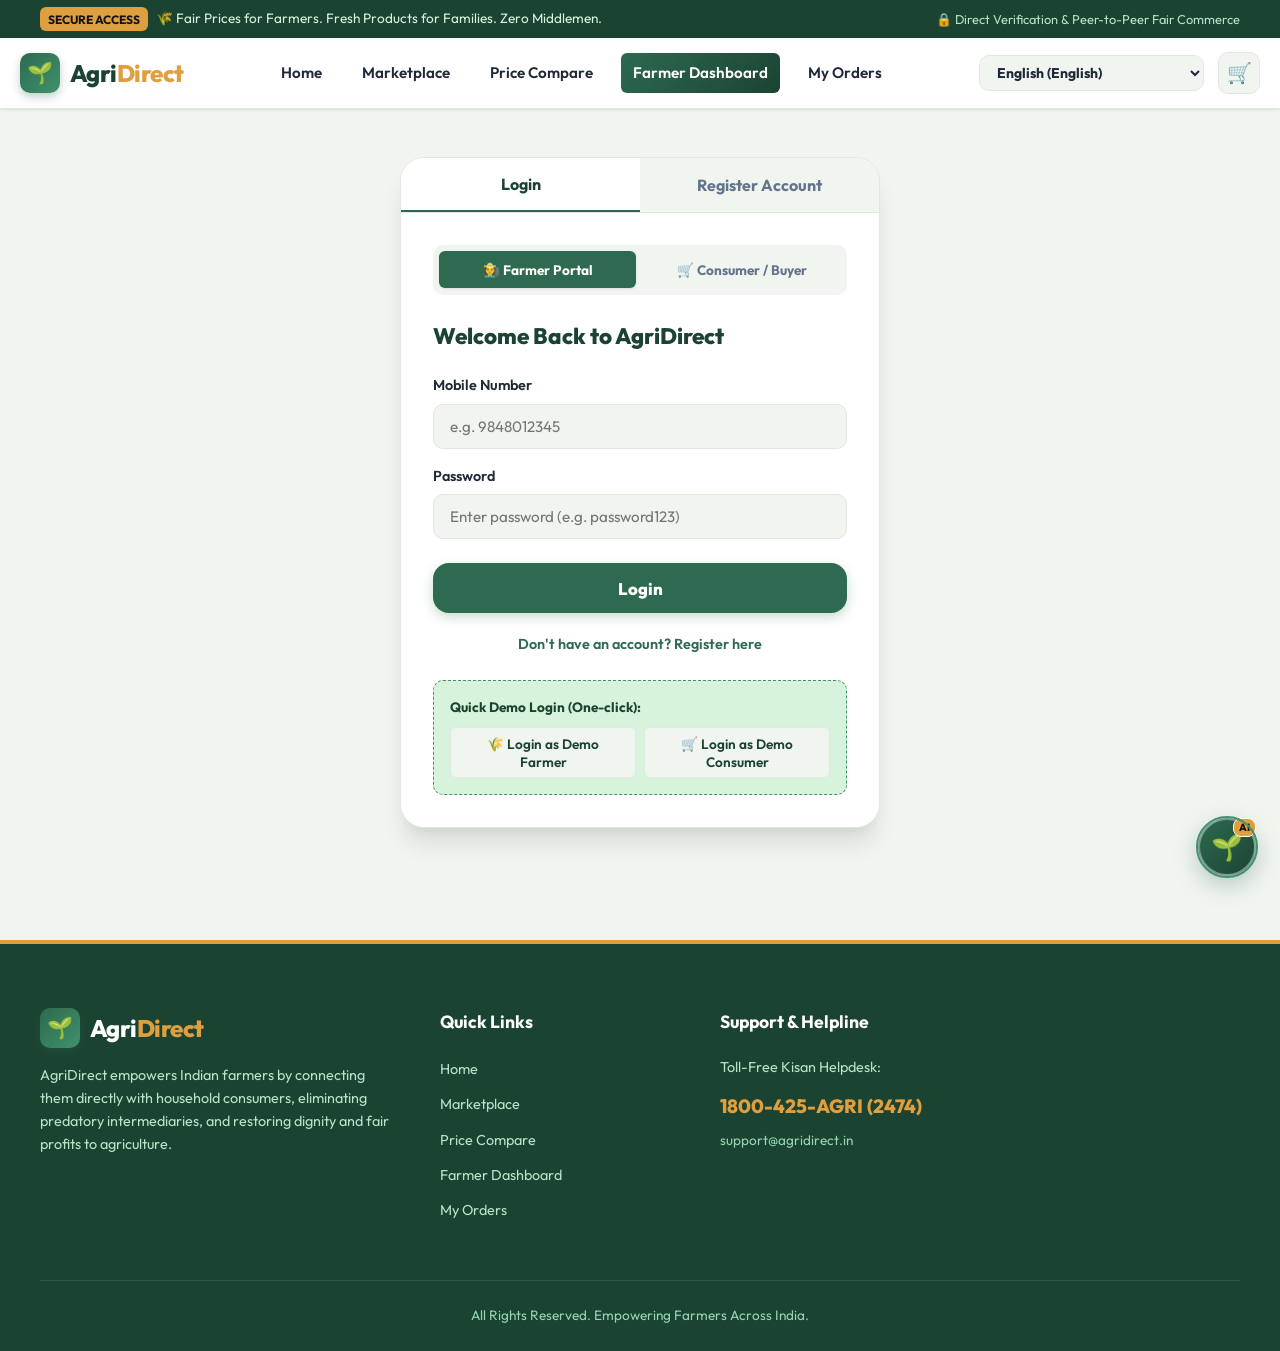
<file: auth.html>
<!DOCTYPE html>
<html lang="en">
<head>
  <meta charset="UTF-8">
  <meta name="viewport" content="width=device-width, initial-scale=1.0">
  <title>Login & Registration - AgriDirect</title>
  <link rel="preconnect" href="https://fonts.googleapis.com">
  <link rel="preconnect" href="https://fonts.gstatic.com" crossorigin>
  <link href="https://fonts.googleapis.com/css2?family=Outfit:wght@400;500;600;700;800&display=swap" rel="stylesheet">
  <link rel="stylesheet" href="css/style.css">
  <link rel="stylesheet" href="css/responsive.css">
</head>
<body style="background:var(--bg-subtle);">

  <!-- Top Mission Bar -->
  <div class="header-top-bar">
    <div class="container">
      <div style="display:flex; align-items:center;">
        <span class="header-badge-tag">SECURE ACCESS</span>
        <span data-i18n="topbar_mission">🌾 Fair Prices for Farmers. Fresh Products for Families. Zero Middlemen.</span>
      </div>
      <div style="font-size:0.8rem; color:#b7e4c7;">
        🔒 Direct Verification & Peer-to-Peer Fair Commerce
      </div>
    </div>
  </div>

  <!-- Header -->
  <header class="site-header">
    <div class="container header-main">
      <a href="index.html" class="logo-link">
        <div class="logo-icon">🌱</div>
        <div class="logo-text">Agri<span>Direct</span></div>
      </a>

      <nav class="main-nav" id="mainNav">
        <a href="index.html" class="nav-link" data-i18n="nav_home">Home</a>
        <a href="marketplace.html" class="nav-link" data-i18n="nav_marketplace">Marketplace</a>
        <a href="price-compare.html" class="nav-link" data-i18n="nav_price_compare">Price Compare</a>
        <a href="farmer-dashboard.html" class="nav-link highlight" data-i18n="nav_dashboard">🌾 Farmer Portal</a>
        <a href="orders.html" class="nav-link" data-i18n="nav_my_orders">My Orders</a>
      </nav>

      <div class="header-actions">
        <div class="lang-selector-wrap">
          <select id="globalLanguageSelect" class="lang-select">
            <option value="en">English (English)</option>
            <option value="as">অসমীয়া (Assamese)</option>
            <option value="bn">বাংলা (Bengali)</option>
            <option value="brx">बर' (Bodo)</option>
            <option value="doi">डोगरी (Dogri)</option>
            <option value="gu">ગુજરાતી (Gujarati)</option>
            <option value="hi">हिन्दी (Hindi)</option>
            <option value="kn">ಕನ್ನಡ (Kannada)</option>
            <option value="ks">کٲشُر (Kashmiri)</option>
            <option value="kok">कोंकणी (Konkani)</option>
            <option value="mai">मैथिली (Maithili)</option>
            <option value="ml">മലയാളം (Malayalam)</option>
            <option value="mr">मराठी (Marathi)</option>
            <option value="mni">ꯃꯤꯇꯩꯂꯣꯟ (Manipuri / Meitei)</option>
            <option value="ne">नेपाली (Nepali)</option>
            <option value="or">ଓଡ଼ିଆ (Odia)</option>
            <option value="pa">ਪੰਜਾਬੀ (Punjabi)</option>
            <option value="sa">संस्कृतम् (Sanskrit)</option>
            <option value="sat">ᱥᱟᱱᱛᱟᱲᱤ (Santali)</option>
            <option value="sd">سنڌي (Sindhi)</option>
            <option value="ta">தமிழ் (Tamil)</option>
            <option value="te">తెలుగు (Telugu)</option>
            <option value="ur">اردو (Urdu)</option>
          </select>
        </div>

        <div class="cart-btn-wrap">
          <a href="cart.html" class="cart-icon-btn" title="Shopping Cart">
            🛒
            <span class="cart-badge" style="display:none;">0</span>
          </a>
        </div>
      </div>
    </div>
  </header>

  <!-- Auth Main -->
  <main class="main-content">
    <div class="container">
      <div class="auth-wrapper">
        <!-- Auth Header Tabs (Login vs Register) -->
        <div class="auth-tabs">
          <button class="auth-tab-btn active" id="tabLoginBtn" onclick="switchAuthMode('login')">
            <span data-i18n="btn_login">Login</span>
          </button>
          <button class="auth-tab-btn" id="tabRegisterBtn" onclick="switchAuthMode('register')">
            <span data-i18n="btn_register">Register</span>
          </button>
        </div>

        <div class="auth-body">
          <!-- Role Switcher (Farmer vs Consumer) -->
          <div class="role-switcher-box">
            <button class="role-switch-btn active" id="roleFarmerBtn" onclick="selectRole('farmer')">
              🧑‍🌾 <span data-i18n="auth_farmer_tab">Farmer</span>
            </button>
            <button class="role-switch-btn" id="roleConsumerBtn" onclick="selectRole('consumer')">
              🛒 <span data-i18n="auth_consumer_tab">Consumer</span>
            </button>
          </div>

          <h2 id="authFormTitle" style="font-size:1.4rem; font-weight:800; color:var(--primary-dark); margin-bottom:1.25rem;">
            Welcome Back to AgriDirect
          </h2>

          <!-- Auth Form -->
          <form id="authForm" onsubmit="handleAuthSubmit(event)">
            <!-- Register Only Fields -->
            <div id="registerFields" style="display:none; flex-direction:column; gap:1rem; margin-bottom:1rem;">
              <div class="form-group">
                <label class="form-label" data-i18n="auth_name">Full Name *</label>
                <input type="text" id="authNameInput" class="form-control" placeholder="e.g. Ramesh Reddy">
              </div>

              <div class="form-group" id="farmNameGroup">
                <label class="form-label" data-i18n="auth_farm_name">Farm Name (Optional for farmers)</label>
                <input type="text" id="authFarmNameInput" class="form-control" placeholder="e.g. Sri Lakshmi Natural Farms">
              </div>

              <div class="form-group">
                <label class="form-label" data-i18n="auth_location">Village / District / City *</label>
                <input type="text" id="authLocationInput" class="form-control" placeholder="e.g. Tenali, Guntur">
              </div>
            </div>

            <!-- Common Fields -->
            <div style="display:flex; flex-direction:column; gap:1rem;">
              <div class="form-group">
                <label class="form-label" data-i18n="auth_phone">Mobile Number / Phone *</label>
                <input type="text" id="authPhoneInput" class="form-control" placeholder="e.g. 9848012345" required>
              </div>

              <div class="form-group">
                <label class="form-label" data-i18n="auth_password">Password *</label>
                <input type="password" id="authPasswordInput" class="form-control" placeholder="Enter password (e.g. password123)" required>
              </div>

              <button type="submit" id="authSubmitBtn" class="btn btn-primary btn-lg btn-full" style="margin-top:0.5rem; font-weight:800;">
                Login
              </button>
            </div>
          </form>

          <!-- Toggle Auth Mode link -->
          <div style="text-align:center; margin-top:1.25rem; font-size:0.9rem;">
            <a href="javascript:void(0)" id="authSwitchModeLink" onclick="toggleAuthMode()" style="font-weight:600;">
              Don't have an account? Register here
            </a>
          </div>

          <!-- Quick One-Click Demo Logins -->
          <div class="demo-login-box">
            <div style="font-size:0.85rem; font-weight:700; color:var(--primary-dark);" data-i18n="quick_demo_login">
              Quick Demo Login (One-click):
            </div>
            <div class="demo-login-btns">
              <button class="btn btn-secondary btn-sm" onclick="quickLoginAs('farmer')" style="flex:1;">
                🌾 Login as Demo Farmer
              </button>
              <button class="btn btn-secondary btn-sm" onclick="quickLoginAs('consumer')" style="flex:1;">
                🛒 Login as Demo Consumer
              </button>
            </div>
          </div>
        </div>
      </div>
    </div>
  </main>

  <!-- Footer -->
  <footer class="site-footer">
    <div class="container">
      <div class="footer-grid">
        <div>
          <div class="logo-link" style="color:white; margin-bottom:1rem;">
            <div class="logo-icon">🌱</div>
            <div>Agri<span style="color:var(--accent);">Direct</span></div>
          </div>
          <p style="font-size:0.9rem; color:#b7e4c7; line-height:1.6;" data-i18n="footer_mission">
            AgriDirect empowers Indian farmers by connecting them directly with household consumers, eliminating predatory intermediaries, and restoring dignity and fair profits to agriculture.
          </p>
        </div>

        <div>
          <h4 class="footer-title" data-i18n="footer_links">Quick Links</h4>
          <ul class="footer-links">
            <li><a href="index.html" data-i18n="nav_home">Home</a></li>
            <li><a href="marketplace.html" data-i18n="nav_marketplace">Marketplace</a></li>
            <li><a href="price-compare.html" data-i18n="nav_price_compare">Price Compare</a></li>
            <li><a href="farmer-dashboard.html" data-i18n="nav_dashboard">Farmer Dashboard</a></li>
            <li><a href="orders.html" data-i18n="nav_my_orders">My Orders</a></li>
          </ul>
        </div>

        <div>
          <h4 class="footer-title" data-i18n="footer_contact">Farmer Support & Helpline</h4>
          <p style="font-size:0.9rem; color:#b7e4c7; margin-bottom:0.75rem;">Toll-Free Kisan Helpdesk:</p>
          <div style="font-size:1.2rem; font-weight:800; color:var(--accent);">1800-425-AGRI (2474)</div>
          <p style="font-size:0.85rem; color:#95d5b2; margin-top:0.5rem;">support@agridirect.in</p>
        </div>
      </div>

      <div class="footer-bottom">
        <p data-i18n="footer_rights">© 2026 AgriDirect. All Rights Reserved. Empowering Farmers Across India.</p>
      </div>
    </div>
  </footer>

  <!-- Scripts -->
  <script src="js/i18n.js"></script>
  <script src="js/data.js"></script>
  <script src="js/auth.js"></script>
  <script src="js/app.js"></script>

  <script>
    let currentAuthMode = 'login'; // 'login' or 'register'
    let currentRole = 'farmer'; // 'farmer' or 'consumer'

    function switchAuthMode(mode) {
      currentAuthMode = mode;
      const tabLogin = document.getElementById('tabLoginBtn');
      const tabRegister = document.getElementById('tabRegisterBtn');
      const regFields = document.getElementById('registerFields');
      const title = document.getElementById('authFormTitle');
      const submitBtn = document.getElementById('authSubmitBtn');
      const switchLink = document.getElementById('authSwitchModeLink');

      if (mode === 'login') {
        tabLogin.classList.add('active');
        tabRegister.classList.remove('active');
        regFields.style.display = 'none';
        title.textContent = t('auth_login_title');
        submitBtn.textContent = t('btn_login');
        switchLink.textContent = t('auth_switch_to_register');
      } else {
        tabLogin.classList.remove('active');
        tabRegister.classList.add('active');
        regFields.style.display = 'flex';
        title.textContent = t('auth_register_title');
        submitBtn.textContent = t('btn_register');
        switchLink.textContent = t('auth_switch_to_login');
      }
    }

    function toggleAuthMode() {
      switchAuthMode(currentAuthMode === 'login' ? 'register' : 'login');
    }

    function selectRole(role) {
      currentRole = role;
      const farmerBtn = document.getElementById('roleFarmerBtn');
      const consumerBtn = document.getElementById('roleConsumerBtn');
      const farmGroup = document.getElementById('farmNameGroup');

      if (role === 'farmer') {
        farmerBtn.classList.add('active');
        consumerBtn.classList.remove('active');
        if (farmGroup) farmGroup.style.display = 'flex';
      } else {
        consumerBtn.classList.add('active');
        farmerBtn.classList.remove('active');
        if (farmGroup) farmGroup.style.display = 'none';
      }
    }

    function handleAuthSubmit(e) {
      e.preventDefault();
      const phone = document.getElementById('authPhoneInput').value.trim();
      const password = document.getElementById('authPasswordInput').value.trim();

      if (currentAuthMode === 'login') {
        const result = AgriAuth.login(phone, password, currentRole);
        if (result.success) {
          AgriApp.showToast(`Welcome back, ${result.user.name}! 👋`, 'success');
          setTimeout(() => {
            if (result.user.role === 'farmer') {
              window.location.href = 'farmer-dashboard.html';
            } else {
              window.location.href = 'marketplace.html';
            }
          }, 800);
        } else {
          AgriApp.showToast(result.message, 'error');
        }
      } else {
        const name = document.getElementById('authNameInput').value.trim();
        const farmName = document.getElementById('authFarmNameInput').value.trim();
        const location = document.getElementById('authLocationInput').value.trim();

        if (!name || !location) {
          AgriApp.showToast("Please enter your name and location.", "error");
          return;
        }

        const result = AgriAuth.register({
          name,
          phone,
          password,
          role: currentRole,
          farmName,
          location
        });

        if (result.success) {
          AgriApp.showToast(`Account created successfully! Welcome ${name}! 🎉`, 'success');
          setTimeout(() => {
            if (result.user.role === 'farmer') {
              window.location.href = 'farmer-dashboard.html';
            } else {
              window.location.href = 'marketplace.html';
            }
          }, 800);
        } else {
          AgriApp.showToast(result.message, 'error');
        }
      }
    }

    function quickLoginAs(role) {
      const user = AgriAuth.quickDemoLogin(role);
      if (user) {
        AgriApp.showToast(`Logged in as ${user.name} (${user.role})! 🚀`, 'success');
        setTimeout(() => {
          if (role === 'farmer') {
            window.location.href = 'farmer-dashboard.html';
          } else {
            window.location.href = 'marketplace.html';
          }
        }, 800);
      }
    }
  </script>
    <script src="js/ai-assistant.js"></script>
</body>
</html>
</file>
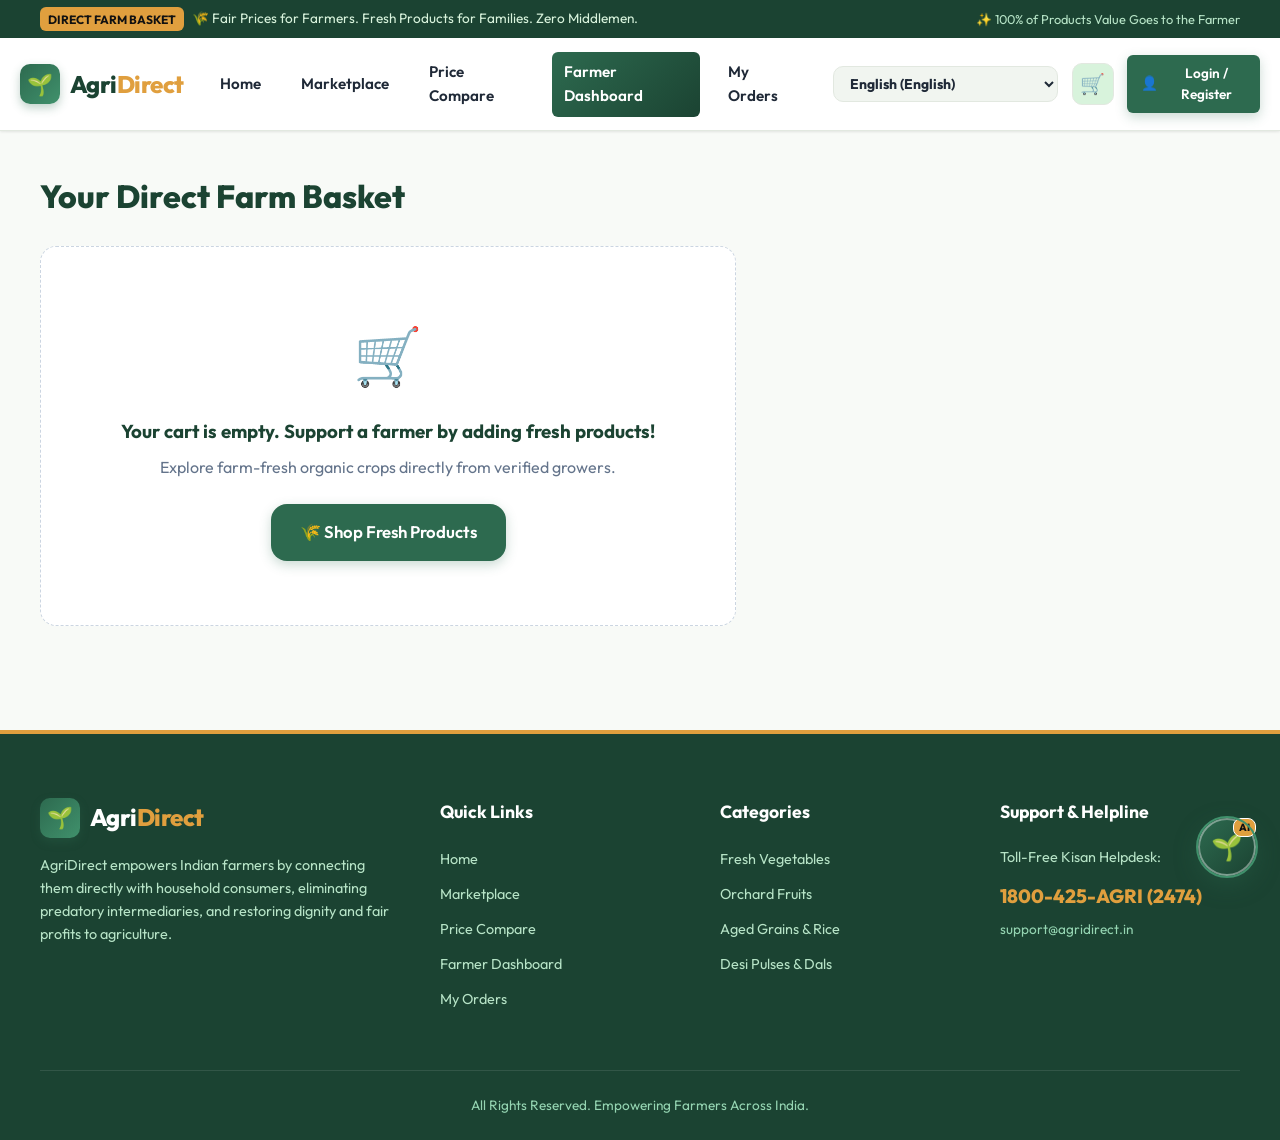
<file: cart.html>
<!DOCTYPE html>
<html lang="en">
<head>
  <meta charset="UTF-8">
  <meta name="viewport" content="width=device-width, initial-scale=1.0">
  <title>Shopping Cart - AgriDirect</title>
  <link rel="preconnect" href="https://fonts.googleapis.com">
  <link rel="preconnect" href="https://fonts.gstatic.com" crossorigin>
  <link href="https://fonts.googleapis.com/css2?family=Outfit:wght@400;500;600;700;800&display=swap" rel="stylesheet">
  <link rel="stylesheet" href="css/style.css">
  <link rel="stylesheet" href="css/responsive.css">
</head>
<body>

  <!-- Top Mission Bar -->
  <div class="header-top-bar">
    <div class="container">
      <div style="display:flex; align-items:center;">
        <span class="header-badge-tag">DIRECT FARM BASKET</span>
        <span data-i18n="topbar_mission">🌾 Fair Prices for Farmers. Fresh Products for Families. Zero Middlemen.</span>
      </div>
      <div style="font-size:0.8rem; color:#b7e4c7;">
        ✨ 100% of Products Value Goes to the Farmer
      </div>
    </div>
  </div>

  <!-- Header -->
  <header class="site-header">
    <div class="container header-main">
      <a href="index.html" class="logo-link">
        <div class="logo-icon">🌱</div>
        <div class="logo-text">Agri<span>Direct</span></div>
      </a>

      <nav class="main-nav" id="mainNav">
        <a href="index.html" class="nav-link" data-i18n="nav_home">Home</a>
        <a href="marketplace.html" class="nav-link" data-i18n="nav_marketplace">Marketplace</a>
        <a href="price-compare.html" class="nav-link" data-i18n="nav_price_compare">Price Compare</a>
        <a href="farmer-dashboard.html" class="nav-link highlight" data-i18n="nav_dashboard">🌾 Farmer Portal</a>
        <a href="orders.html" class="nav-link" data-i18n="nav_my_orders">My Orders</a>
      </nav>

      <div class="header-actions">
        <div class="lang-selector-wrap">
          <select id="globalLanguageSelect" class="lang-select">
            <option value="en">English (English)</option>
            <option value="as">অসমীয়া (Assamese)</option>
            <option value="bn">বাংলা (Bengali)</option>
            <option value="brx">बर' (Bodo)</option>
            <option value="doi">डोगरी (Dogri)</option>
            <option value="gu">ગુજરાતી (Gujarati)</option>
            <option value="hi">हिन्दी (Hindi)</option>
            <option value="kn">ಕನ್ನಡ (Kannada)</option>
            <option value="ks">کٲشُر (Kashmiri)</option>
            <option value="kok">कोंकणी (Konkani)</option>
            <option value="mai">मैथिली (Maithili)</option>
            <option value="ml">മലയാളം (Malayalam)</option>
            <option value="mr">मराठी (Marathi)</option>
            <option value="mni">ꯃꯤꯇꯩꯂꯣꯟ (Manipuri / Meitei)</option>
            <option value="ne">नेपाली (Nepali)</option>
            <option value="or">ଓଡ଼ିଆ (Odia)</option>
            <option value="pa">ਪੰਜਾਬੀ (Punjabi)</option>
            <option value="sa">संस्कृतम् (Sanskrit)</option>
            <option value="sat">ᱥᱟᱱᱛᱟᱲᱤ (Santali)</option>
            <option value="sd">سنڌي (Sindhi)</option>
            <option value="ta">தமிழ் (Tamil)</option>
            <option value="te">తెలుగు (Telugu)</option>
            <option value="ur">اردو (Urdu)</option>
          </select>
        </div>

        <div class="cart-btn-wrap">
          <a href="cart.html" class="cart-icon-btn" title="Shopping Cart" style="background:var(--primary-subtle); color:var(--primary);">
            🛒
            <span class="cart-badge" style="display:none;">0</span>
          </a>
        </div>

        <div id="headerUserMenu">
          <a href="auth.html" class="btn btn-sm btn-primary">
            <span>👤</span> <span data-i18n="nav_login">Login / Register</span>
          </a>
        </div>

        <button class="mobile-menu-toggle" id="mobileMenuToggle" aria-label="Toggle Navigation">
          ☰
        </button>
      </div>
    </div>
  </header>

  <!-- Cart Main -->
  <main class="main-content">
    <div class="container" style="padding: 2.5rem 1.25rem;">
      <h1 style="font-size:2rem; font-weight:800; color:var(--primary-dark); margin-bottom:1.5rem;" data-i18n="cart_title">
        Your Direct Farm Basket
      </h1>

      <div style="display:grid; grid-template-columns:1.5fr 1fr; gap:2.5rem;" class="cart-layout">
        <!-- Cart Items List Container -->
        <div id="cartItemsContainer">
          <!-- Rendered by JS -->
        </div>

        <!-- Cart Summary Box -->
        <div id="cartSummaryContainer">
          <!-- Rendered by JS -->
        </div>
      </div>
    </div>
  </main>

  <!-- Checkout Address & Payment Modal -->
  <div class="modal-backdrop" id="checkoutModal">
    <div class="modal-card">
      <div class="modal-header">
        <h3 class="modal-title" data-i18n="checkout_title">Direct Farm Delivery Details</h3>
        <button class="modal-close" onclick="AgriCart.closeCheckoutModal()">×</button>
      </div>

      <form onsubmit="AgriCart.handlePlaceOrder(event)">
        <div class="modal-body" style="display:flex; flex-direction:column; gap:1.25rem;">
          <div style="background:var(--primary-subtle); padding:0.85rem; border-radius:8px; font-size:0.85rem; color:#1b4332; border:1px solid #b7e4c7;">
            🌱 <strong>Direct Logistics:</strong> Your products will be harvested and packed directly by the farmer.
          </div>

          <div style="display:grid; grid-template-columns:1fr 1fr; gap:1rem;">
            <div class="form-group">
              <label class="form-label" data-i18n="checkout_name">Full Name *</label>
              <input type="text" id="checkoutNameInput" class="form-control" placeholder="e.g. Ananya Sharma" required>
            </div>

            <div class="form-group">
              <label class="form-label" data-i18n="checkout_phone">Mobile Number *</label>
              <input type="tel" id="checkoutPhoneInput" class="form-control" placeholder="e.g. 9876543210" required>
            </div>
          </div>

          <div class="form-group">
            <label class="form-label" data-i18n="checkout_address">Delivery Address (House / Flat / Street) *</label>
            <textarea id="checkoutAddressInput" class="form-control" rows="2" placeholder="e.g. Flat 402, Green Meadows Apt, Madhapur" required></textarea>
          </div>

          <div style="display:grid; grid-template-columns:1fr 1fr; gap:1rem;">
            <div class="form-group">
              <label class="form-label" data-i18n="checkout_city">City / Town *</label>
              <input type="text" id="checkoutCityInput" class="form-control" placeholder="e.g. Hyderabad" required>
            </div>

            <div class="form-group">
              <label class="form-label" data-i18n="checkout_pincode">PIN Code *</label>
              <input type="text" id="checkoutPincodeInput" class="form-control" placeholder="e.g. 500081" required>
            </div>
          </div>

          <!-- Payment Options -->
          <div class="form-group">
            <label class="form-label" data-i18n="payment_method">Select Payment Method *</label>
            
            <div style="display:flex; flex-direction:column; gap:0.75rem; margin-top:0.35rem;">
              <label style="display:flex; align-items:center; gap:0.75rem; background:var(--bg-subtle); padding:0.85rem; border-radius:8px; border:1.5px solid var(--border-color); cursor:pointer;">
                <input type="radio" name="paymentMethod" value="UPI / Direct Farmer QR (GPay, PhonePe, Paytm)" checked style="accent-color:var(--primary);">
                <div>
                  <strong data-i18n="pay_upi">UPI / Direct Farmer QR (GPay, PhonePe, Paytm)</strong>
                  <div style="font-size:0.78rem; color:var(--text-muted);">100% Zero transaction fee direct to farmer</div>
                </div>
              </label>

              <label style="display:flex; align-items:center; gap:0.75rem; background:var(--bg-subtle); padding:0.85rem; border-radius:8px; border:1.5px solid var(--border-color); cursor:pointer;">
                <input type="radio" name="paymentMethod" value="Cash on Delivery" style="accent-color:var(--primary);">
                <div>
                  <strong data-i18n="pay_cod">Cash on Delivery (Pay upon fresh arrival)</strong>
                  <div style="font-size:0.78rem; color:var(--text-muted);">Inspect freshness before paying</div>
                </div>
              </label>
            </div>
          </div>
        </div>

        <div class="modal-footer">
          <button type="button" class="btn btn-secondary" onclick="AgriCart.closeCheckoutModal()">Cancel</button>
          <button type="submit" class="btn btn-primary" data-i18n="btn_place_order">Confirm & Place Direct Order</button>
        </div>
      </form>
    </div>
  </div>

  <!-- Footer -->
  <footer class="site-footer">
    <div class="container">
      <div class="footer-grid">
        <div>
          <div class="logo-link" style="color:white; margin-bottom:1rem;">
            <div class="logo-icon">🌱</div>
            <div>Agri<span style="color:var(--accent);">Direct</span></div>
          </div>
          <p style="font-size:0.9rem; color:#b7e4c7; line-height:1.6;" data-i18n="footer_mission">
            AgriDirect empowers Indian farmers by connecting them directly with household consumers, eliminating predatory intermediaries, and restoring dignity and fair profits to agriculture.
          </p>
        </div>

        <div>
          <h4 class="footer-title" data-i18n="footer_links">Quick Links</h4>
          <ul class="footer-links">
            <li><a href="index.html" data-i18n="nav_home">Home</a></li>
            <li><a href="marketplace.html" data-i18n="nav_marketplace">Marketplace</a></li>
            <li><a href="price-compare.html" data-i18n="nav_price_compare">Price Compare</a></li>
            <li><a href="farmer-dashboard.html" data-i18n="nav_dashboard">Farmer Dashboard</a></li>
            <li><a href="orders.html" data-i18n="nav_my_orders">My Orders</a></li>
          </ul>
        </div>

        <div>
          <h4 class="footer-title" data-i18n="filter_category">Products Categories</h4>
          <ul class="footer-links">
            <li><a href="marketplace.html">Fresh Vegetables</a></li>
            <li><a href="marketplace.html">Orchard Fruits</a></li>
            <li><a href="marketplace.html">Aged Grains & Rice</a></li>
            <li><a href="marketplace.html">Desi Pulses & Dals</a></li>
          </ul>
        </div>

        <div>
          <h4 class="footer-title" data-i18n="footer_contact">Farmer Support & Helpline</h4>
          <p style="font-size:0.9rem; color:#b7e4c7; margin-bottom:0.75rem;">Toll-Free Kisan Helpdesk:</p>
          <div style="font-size:1.2rem; font-weight:800; color:var(--accent);">1800-425-AGRI (2474)</div>
          <p style="font-size:0.85rem; color:#95d5b2; margin-top:0.5rem;">support@agridirect.in</p>
        </div>
      </div>

      <div class="footer-bottom">
        <p data-i18n="footer_rights">© 2026 AgriDirect. All Rights Reserved. Empowering Farmers Across India.</p>
      </div>
    </div>
  </footer>

  <!-- Scripts -->
  <script src="js/i18n.js"></script>
  <script src="js/data.js"></script>
  <script src="js/auth.js"></script>
  <script src="js/cart.js"></script>
  <script src="js/app.js"></script>

  <script>
    document.addEventListener('DOMContentLoaded', () => {
      AgriCart.initCartPage();
    });
  </script>
    <script src="js/ai-assistant.js"></script>
</body>
</html>
</file>
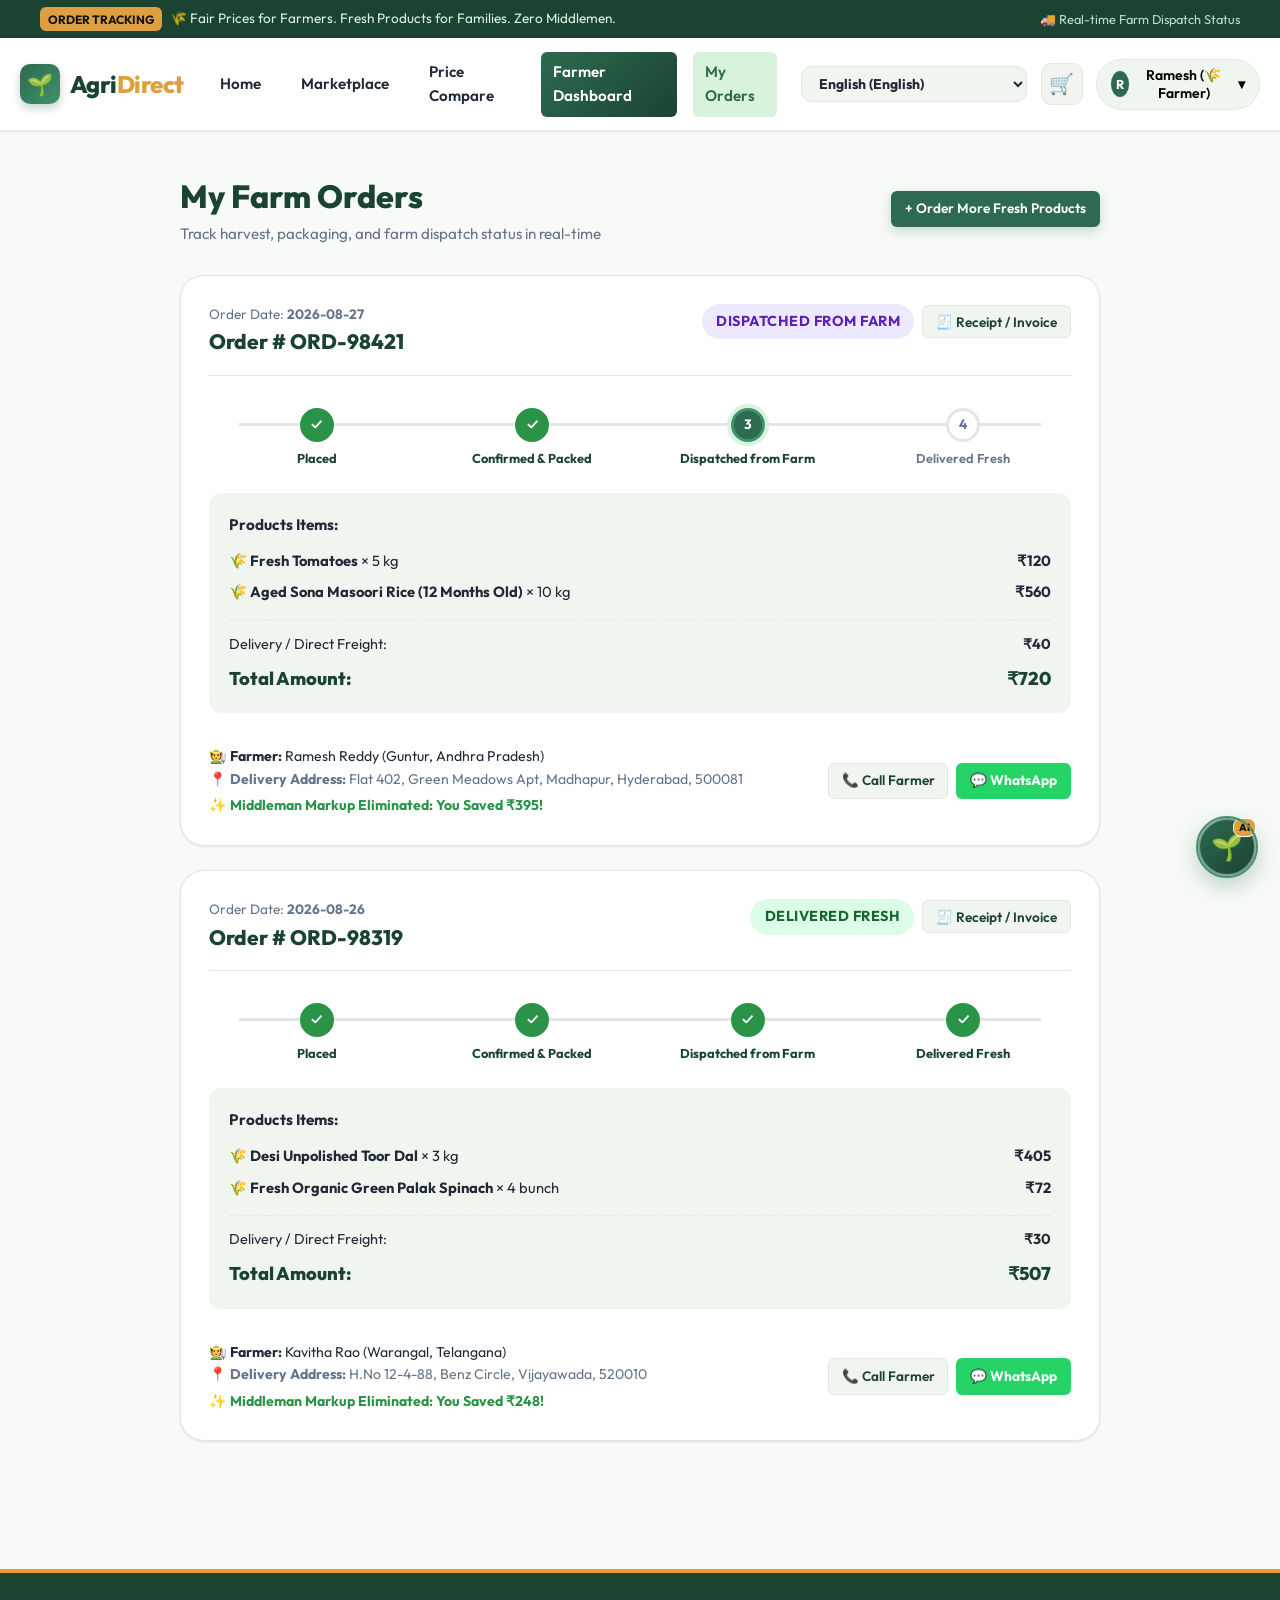
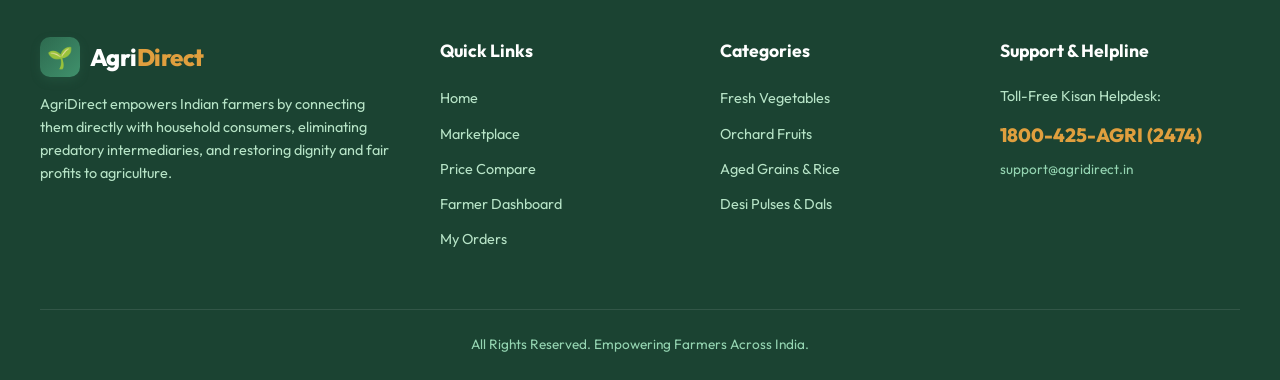
<file: orders.html>
<!DOCTYPE html>
<html lang="en">
<head>
  <meta charset="UTF-8">
  <meta name="viewport" content="width=device-width, initial-scale=1.0">
  <title>My Orders & Live Tracking - AgriDirect</title>
  <link rel="preconnect" href="https://fonts.googleapis.com">
  <link rel="preconnect" href="https://fonts.gstatic.com" crossorigin>
  <link href="https://fonts.googleapis.com/css2?family=Outfit:wght@400;500;600;700;800&display=swap" rel="stylesheet">
  <link rel="stylesheet" href="css/style.css">
  <link rel="stylesheet" href="css/responsive.css">
</head>
<body>

  <!-- Top Mission Bar -->
  <div class="header-top-bar">
    <div class="container">
      <div style="display:flex; align-items:center;">
        <span class="header-badge-tag">ORDER TRACKING</span>
        <span data-i18n="topbar_mission">🌾 Fair Prices for Farmers. Fresh Products for Families. Zero Middlemen.</span>
      </div>
      <div style="font-size:0.8rem; color:#b7e4c7;">
        🚚 Real-time Farm Dispatch Status
      </div>
    </div>
  </div>

  <!-- Header -->
  <header class="site-header">
    <div class="container header-main">
      <a href="index.html" class="logo-link">
        <div class="logo-icon">🌱</div>
        <div class="logo-text">Agri<span>Direct</span></div>
      </a>

      <nav class="main-nav" id="mainNav">
        <a href="index.html" class="nav-link" data-i18n="nav_home">Home</a>
        <a href="marketplace.html" class="nav-link" data-i18n="nav_marketplace">Marketplace</a>
        <a href="price-compare.html" class="nav-link" data-i18n="nav_price_compare">Price Compare</a>
        <a href="farmer-dashboard.html" class="nav-link highlight" data-i18n="nav_dashboard">🌾 Farmer Portal</a>
        <a href="orders.html" class="nav-link active" data-i18n="nav_my_orders">My Orders</a>
      </nav>

      <div class="header-actions">
        <div class="lang-selector-wrap">
          <select id="globalLanguageSelect" class="lang-select">
            <option value="en">English (English)</option>
            <option value="as">অসমীয়া (Assamese)</option>
            <option value="bn">বাংলা (Bengali)</option>
            <option value="brx">बर' (Bodo)</option>
            <option value="doi">डोगरी (Dogri)</option>
            <option value="gu">ગુજરાતી (Gujarati)</option>
            <option value="hi">हिन्दी (Hindi)</option>
            <option value="kn">ಕನ್ನಡ (Kannada)</option>
            <option value="ks">کٲشُر (Kashmiri)</option>
            <option value="kok">कोंकणी (Konkani)</option>
            <option value="mai">मैथिली (Maithili)</option>
            <option value="ml">മലയാളം (Malayalam)</option>
            <option value="mr">मराठी (Marathi)</option>
            <option value="mni">ꯃꯤꯇꯩꯂꯣꯟ (Manipuri / Meitei)</option>
            <option value="ne">नेपाली (Nepali)</option>
            <option value="or">ଓଡ଼ିଆ (Odia)</option>
            <option value="pa">ਪੰਜਾਬੀ (Punjabi)</option>
            <option value="sa">संस्कृतम् (Sanskrit)</option>
            <option value="sat">ᱥᱟᱱᱛᱟᱲᱤ (Santali)</option>
            <option value="sd">سنڌي (Sindhi)</option>
            <option value="ta">தமிழ் (Tamil)</option>
            <option value="te">తెలుగు (Telugu)</option>
            <option value="ur">اردو (Urdu)</option>
          </select>
        </div>

        <div class="cart-btn-wrap">
          <a href="cart.html" class="cart-icon-btn" title="Shopping Cart">
            🛒
            <span class="cart-badge" style="display:none;">0</span>
          </a>
        </div>

        <div id="headerUserMenu">
          <!-- Dynamic -->
        </div>

        <button class="mobile-menu-toggle" id="mobileMenuToggle" aria-label="Toggle Navigation">
          ☰
        </button>
      </div>
    </div>
  </header>

  <!-- Orders Main -->
  <main class="main-content">
    <div class="container" style="padding: 2.5rem 1.25rem; max-width:960px;">
      <div style="display:flex; justify-content:space-between; align-items:center; margin-bottom:1.75rem; flex-wrap:wrap; gap:1rem;">
        <div>
          <h1 style="font-size:2rem; font-weight:800; color:var(--primary-dark);" data-i18n="orders_title">
            My Farm Orders & Live Tracking
          </h1>
          <p style="color:var(--text-muted); font-size:0.95rem;">Track harvest, packaging, and farm dispatch status in real-time</p>
        </div>

        <a href="marketplace.html" class="btn btn-primary btn-sm">
          + Order More Fresh Products
        </a>
      </div>

      <!-- Orders List Dynamic Container -->
      <div id="ordersListContainer">
        <!-- Rendered by JS -->
      </div>
    </div>
  </main>

  <!-- Invoice / Receipt Modal -->
  <div class="modal-backdrop" id="invoiceModal">
    <div class="modal-card" style="max-width:680px;">
      <div class="modal-header">
        <h3 class="modal-title">Receipt & Invoice</h3>
        <button class="modal-close" onclick="AgriOrders.closeInvoiceModal()">×</button>
      </div>

      <div class="modal-body" id="invoiceModalContent">
        <!-- Injected by JS -->
      </div>

      <div class="modal-footer">
        <button type="button" class="btn btn-secondary" onclick="AgriOrders.closeInvoiceModal()">Close</button>
        <button type="button" class="btn btn-primary" onclick="window.print()">🖨️ Print Receipt</button>
      </div>
    </div>
  </div>

  <!-- Footer -->
  <footer class="site-footer">
    <div class="container">
      <div class="footer-grid">
        <div>
          <div class="logo-link" style="color:white; margin-bottom:1rem;">
            <div class="logo-icon">🌱</div>
            <div>Agri<span style="color:var(--accent);">Direct</span></div>
          </div>
          <p style="font-size:0.9rem; color:#b7e4c7; line-height:1.6;" data-i18n="footer_mission">
            AgriDirect empowers Indian farmers by connecting them directly with household consumers, eliminating predatory intermediaries, and restoring dignity and fair profits to agriculture.
          </p>
        </div>

        <div>
          <h4 class="footer-title" data-i18n="footer_links">Quick Links</h4>
          <ul class="footer-links">
            <li><a href="index.html" data-i18n="nav_home">Home</a></li>
            <li><a href="marketplace.html" data-i18n="nav_marketplace">Marketplace</a></li>
            <li><a href="price-compare.html" data-i18n="nav_price_compare">Price Compare</a></li>
            <li><a href="farmer-dashboard.html" data-i18n="nav_dashboard">Farmer Dashboard</a></li>
            <li><a href="orders.html" data-i18n="nav_my_orders">My Orders</a></li>
          </ul>
        </div>

        <div>
          <h4 class="footer-title" data-i18n="filter_category">Products Categories</h4>
          <ul class="footer-links">
            <li><a href="marketplace.html">Fresh Vegetables</a></li>
            <li><a href="marketplace.html">Orchard Fruits</a></li>
            <li><a href="marketplace.html">Aged Grains & Rice</a></li>
            <li><a href="marketplace.html">Desi Pulses & Dals</a></li>
          </ul>
        </div>

        <div>
          <h4 class="footer-title" data-i18n="footer_contact">Farmer Support & Helpline</h4>
          <p style="font-size:0.9rem; color:#b7e4c7; margin-bottom:0.75rem;">Toll-Free Kisan Helpdesk:</p>
          <div style="font-size:1.2rem; font-weight:800; color:var(--accent);">1800-425-AGRI (2474)</div>
          <p style="font-size:0.85rem; color:#95d5b2; margin-top:0.5rem;">support@agridirect.in</p>
        </div>
      </div>

      <div class="footer-bottom">
        <p data-i18n="footer_rights">© 2026 AgriDirect. All Rights Reserved. Empowering Farmers Across India.</p>
      </div>
    </div>
  </footer>

  <!-- Scripts -->
  <script src="js/i18n.js"></script>
  <script src="js/data.js"></script>
  <script src="js/auth.js"></script>
  <script src="js/orders.js"></script>
  <script src="js/app.js"></script>

  <script>
    document.addEventListener('DOMContentLoaded', () => {
      AgriOrders.initOrdersPage();
    });
  </script>
    <script src="js/ai-assistant.js"></script>
</body>
</html>
</file>
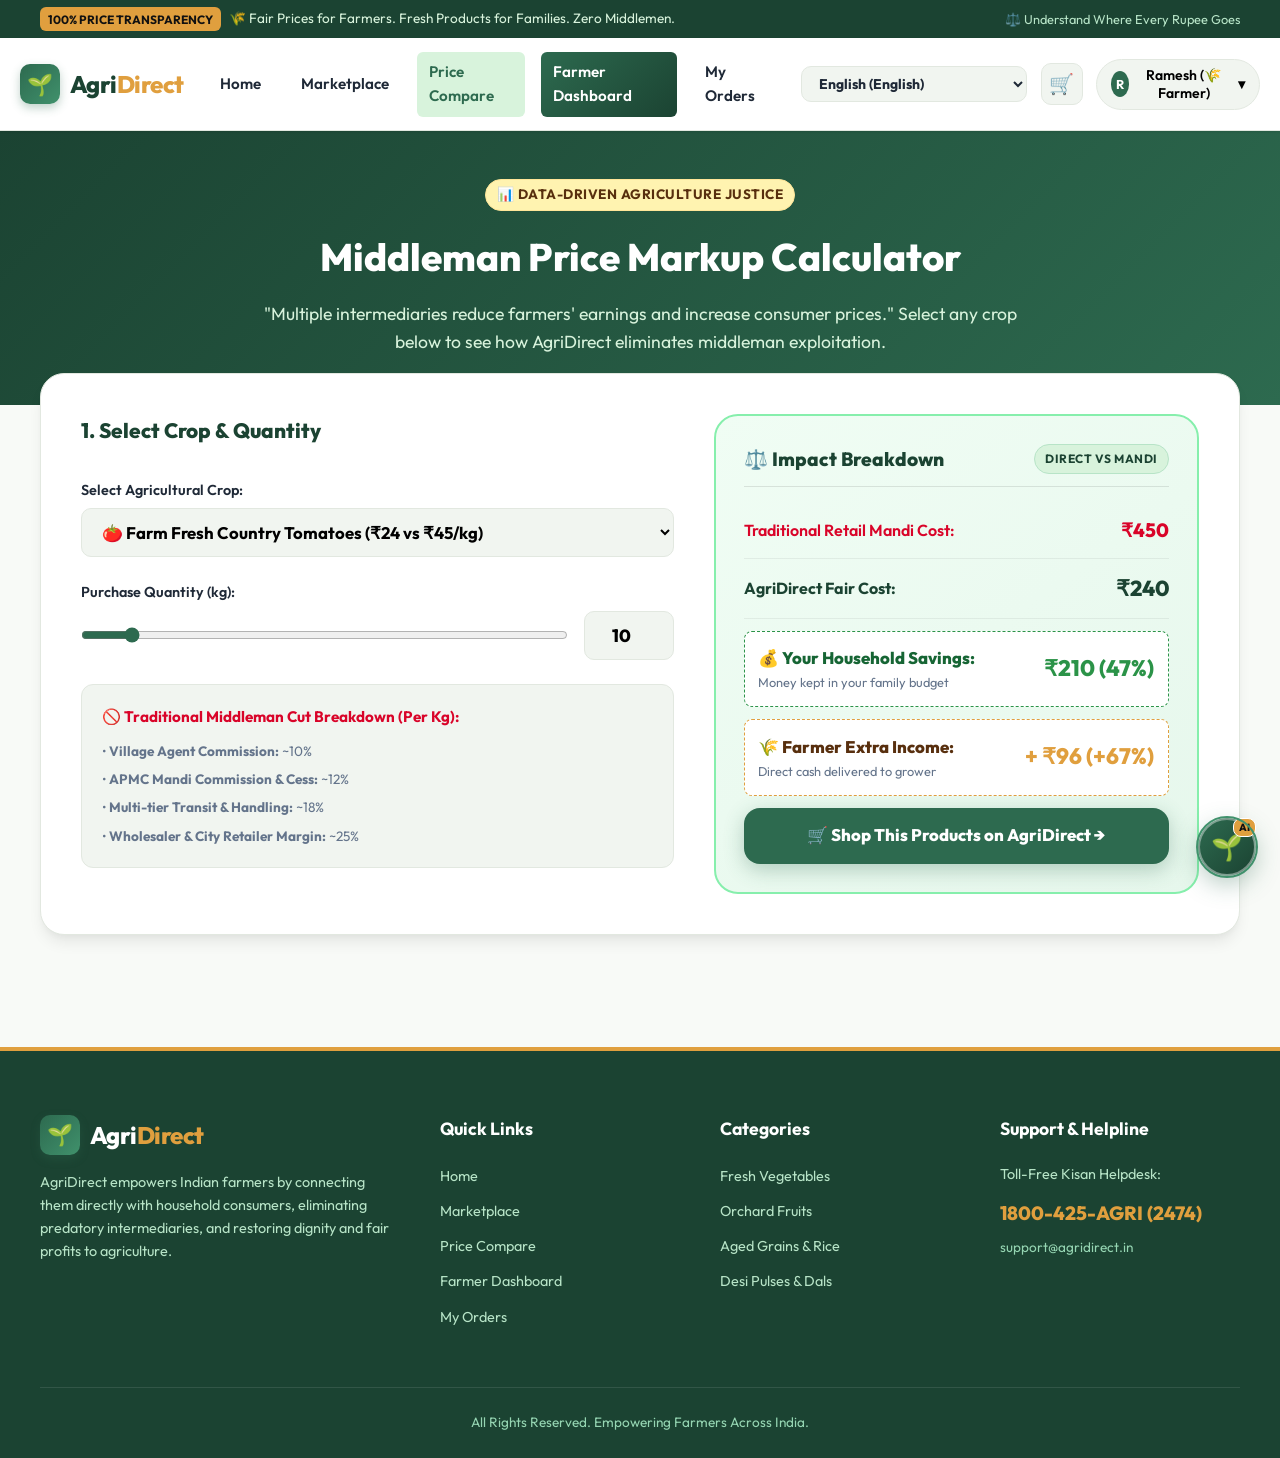
<file: price-compare.html>
<!DOCTYPE html>
<html lang="en">
<head>
  <meta charset="UTF-8">
  <meta name="viewport" content="width=device-width, initial-scale=1.0">
  <title>Price Comparison & Middleman Calculator - AgriDirect</title>
  <link rel="preconnect" href="https://fonts.googleapis.com">
  <link rel="preconnect" href="https://fonts.gstatic.com" crossorigin>
  <link href="https://fonts.googleapis.com/css2?family=Outfit:wght@400;500;600;700;800&display=swap" rel="stylesheet">
  <link rel="stylesheet" href="css/style.css">
  <link rel="stylesheet" href="css/responsive.css">
</head>
<body>

  <!-- Top Mission Bar -->
  <div class="header-top-bar">
    <div class="container">
      <div style="display:flex; align-items:center;">
        <span class="header-badge-tag">100% PRICE TRANSPARENCY</span>
        <span data-i18n="topbar_mission">🌾 Fair Prices for Farmers. Fresh Products for Families. Zero Middlemen.</span>
      </div>
      <div style="font-size:0.8rem; color:#b7e4c7;">
        ⚖️ Understand Where Every Rupee Goes
      </div>
    </div>
  </div>

  <!-- Header -->
  <header class="site-header">
    <div class="container header-main">
      <a href="index.html" class="logo-link">
        <div class="logo-icon">🌱</div>
        <div class="logo-text">Agri<span>Direct</span></div>
      </a>

      <nav class="main-nav" id="mainNav">
        <a href="index.html" class="nav-link" data-i18n="nav_home">Home</a>
        <a href="marketplace.html" class="nav-link" data-i18n="nav_marketplace">Marketplace</a>
        <a href="price-compare.html" class="nav-link active" data-i18n="nav_price_compare">Price Compare</a>
        <a href="farmer-dashboard.html" class="nav-link highlight" data-i18n="nav_dashboard">🌾 Farmer Portal</a>
        <a href="orders.html" class="nav-link" data-i18n="nav_my_orders">My Orders</a>
      </nav>

      <div class="header-actions">
        <div class="lang-selector-wrap">
          <select id="globalLanguageSelect" class="lang-select">
            <option value="en">English (English)</option>
            <option value="as">অসমীয়া (Assamese)</option>
            <option value="bn">বাংলা (Bengali)</option>
            <option value="brx">बर' (Bodo)</option>
            <option value="doi">डोगरी (Dogri)</option>
            <option value="gu">ગુજરાતી (Gujarati)</option>
            <option value="hi">हिन्दी (Hindi)</option>
            <option value="kn">ಕನ್ನಡ (Kannada)</option>
            <option value="ks">کٲشُر (Kashmiri)</option>
            <option value="kok">कोंकणी (Konkani)</option>
            <option value="mai">मैथिली (Maithili)</option>
            <option value="ml">മലയാളം (Malayalam)</option>
            <option value="mr">मराठी (Marathi)</option>
            <option value="mni">ꯃꯤꯇꯩꯂꯣꯟ (Manipuri / Meitei)</option>
            <option value="ne">नेपाली (Nepali)</option>
            <option value="or">ଓଡ଼ିଆ (Odia)</option>
            <option value="pa">ਪੰਜਾਬੀ (Punjabi)</option>
            <option value="sa">संस्कृतम् (Sanskrit)</option>
            <option value="sat">ᱥᱟᱱᱛᱟᱲᱤ (Santali)</option>
            <option value="sd">سنڌي (Sindhi)</option>
            <option value="ta">தமிழ் (Tamil)</option>
            <option value="te">తెలుగు (Telugu)</option>
            <option value="ur">اردو (Urdu)</option>
          </select>
        </div>

        <div class="cart-btn-wrap">
          <a href="cart.html" class="cart-icon-btn" title="Shopping Cart">
            🛒
            <span class="cart-badge" style="display:none;">0</span>
          </a>
        </div>

        <div id="headerUserMenu">
          <a href="auth.html" class="btn btn-sm btn-primary">
            <span>👤</span> <span data-i18n="nav_login">Login / Register</span>
          </a>
        </div>

        <button class="mobile-menu-toggle" id="mobileMenuToggle" aria-label="Toggle Navigation">
          ☰
        </button>
      </div>
    </div>
  </header>

  <!-- Main Content -->
  <main class="main-content">
    <div style="background:linear-gradient(135deg, #1b4332, #2d6a4f); color:white; padding:3rem 0;">
      <div class="container text-center" style="text-align:center; max-width:800px; margin:0 auto;">
        <span class="badge badge-direct" style="margin-bottom:1rem; font-size:0.85rem;">📊 Data-Driven Agriculture Justice</span>
        <h1 style="font-size:2.4rem; font-weight:800; margin-bottom:0.75rem;">
          Middleman Price Markup Calculator
        </h1>
        <p style="color:#d8f3dc; font-size:1.1rem; line-height:1.6;">
          "Multiple intermediaries reduce farmers' earnings and increase consumer prices." Select any crop below to see how AgriDirect eliminates middleman exploitation.
        </p>
      </div>
    </div>

    <div class="container" style="margin-top:-2rem; position:relative; z-index:10;">
      <div class="compare-tool-container">
        <div class="compare-calculator-grid">
          <!-- Interactive Controls -->
          <div class="calc-inputs">
            <h3 style="font-size:1.3rem; font-weight:800; color:var(--primary-dark); margin-bottom:0.5rem;">
              1. Select Crop & Quantity
            </h3>

            <div class="form-group">
              <label class="form-label">Select Agricultural Crop:</label>
              <select id="calcCropSelect" class="form-control" style="font-weight:700; font-size:1.05rem;">
                <option value="tomatoes" data-farmer="24" data-market="45" data-unit="kg">🍅 Farm Fresh Country Tomatoes (₹24 vs ₹45/kg)</option>
                <option value="onions" data-farmer="28" data-market="50" data-unit="kg">🧅 Nashik Red Sweet Onions (₹28 vs ₹50/kg)</option>
                <option value="apples" data-farmer="130" data-market="220" data-unit="kg">🍎 Himalayan Royal Apples (₹130 vs ₹220/kg)</option>
                <option value="rice" data-farmer="56" data-market="85" data-unit="kg">🌾 Aged Sona Masoori Rice (₹56 vs ₹85/kg)</option>
                <option value="toor_dal" data-farmer="135" data-market="195" data-unit="kg">🥣 Desi Unpolished Toor Dal (₹135 vs ₹195/kg)</option>
                <option value="ghee" data-farmer="850" data-market="1400" data-unit="liter">🥛 Pure Gir Cow Desi Ghee (₹850 vs ₹1400/L)</option>
                <option value="chilli" data-farmer="190" data-market="320" data-unit="kg">🌶️ Guntur Teja Spicy Red Chilli (₹190 vs ₹320/kg)</option>
              </select>
            </div>

            <div class="form-group">
              <label class="form-label">Purchase Quantity (<span id="calcUnitLabel">kg</span>):</label>
              <div style="display:flex; align-items:center; gap:1rem;">
                <input type="range" id="calcQtySlider" min="1" max="100" value="10" style="flex:1; accent-color:var(--primary); height:8px;">
                <input type="number" id="calcQtyInput" min="1" max="1000" value="10" class="form-control" style="width:90px; text-align:center; font-weight:800; font-size:1.1rem;">
              </div>
            </div>

            <!-- Visual Explanations of Intermediary Cuts -->
            <div style="background:var(--bg-subtle); padding:1.25rem; border-radius:12px; border:1px solid var(--border-color);">
              <h4 style="font-size:0.95rem; font-weight:700; color:var(--danger); margin-bottom:0.75rem;">
                🚫 Traditional Middleman Cut Breakdown (Per Kg):
              </h4>
              <ul style="font-size:0.85rem; color:var(--text-muted); display:flex; flex-direction:column; gap:0.4rem;">
                <li>• <strong>Village Agent Commission:</strong> ~10%</li>
                <li>• <strong>APMC Mandi Commission & Cess:</strong> ~12%</li>
                <li>• <strong>Multi-tier Transit & Handling:</strong> ~18%</li>
                <li>• <strong>Wholesaler & City Retailer Margin:</strong> ~25%</li>
              </ul>
            </div>
          </div>

          <!-- Calculation Comparison Output Card -->
          <div class="calc-breakdown-card">
            <div>
              <div style="display:flex; justify-content:space-between; align-items:center; margin-bottom:1rem; padding-bottom:0.75rem; border-bottom:1px solid rgba(0,0,0,0.1);">
                <h3 style="font-size:1.2rem; font-weight:800; color:var(--primary-dark);">
                  ⚖️ Impact Breakdown
                </h3>
                <span class="badge badge-organic">Direct vs Mandi</span>
              </div>

              <!-- Breakdown Rows -->
              <div class="breakdown-row">
                <span style="color:var(--danger); font-weight:600;">Traditional Retail Mandi Cost:</span>
                <span style="font-weight:800; font-size:1.2rem; color:var(--danger);" id="resMandiTotal">₹450</span>
              </div>

              <div class="breakdown-row">
                <span style="color:var(--primary-dark); font-weight:700;">AgriDirect Fair Cost:</span>
                <span style="font-weight:800; font-size:1.35rem; color:var(--primary-dark);" id="resAgriTotal">₹240</span>
              </div>

              <div class="breakdown-row" style="background:white; padding:0.85rem; border-radius:8px; margin:0.75rem 0; border:1.5px dashed var(--success);">
                <div>
                  <div style="font-weight:800; color:#166534; font-size:1.05rem;">💰 Your Household Savings:</div>
                  <div style="font-size:0.8rem; color:var(--text-muted);">Money kept in your family budget</div>
                </div>
                <div style="font-weight:800; font-size:1.4rem; color:var(--success);" id="resSavingsTotal">₹210 (46%)</div>
              </div>

              <div class="breakdown-row" style="background:white; padding:0.85rem; border-radius:8px; margin-bottom:0.75rem; border:1.5px dashed var(--accent);">
                <div>
                  <div style="font-weight:800; color:var(--earth); font-size:1.05rem;">🌾 Farmer Extra Income:</div>
                  <div style="font-size:0.8rem; color:var(--text-muted);">Direct cash delivered to grower</div>
                </div>
                <div style="font-weight:800; font-size:1.4rem; color:var(--accent);" id="resFarmerBonus">₹90 (+60%)</div>
              </div>
            </div>

            <div>
              <a href="marketplace.html" class="btn btn-primary btn-lg btn-full" style="font-weight:800; box-shadow:0 6px 20px rgba(45,106,79,0.3);">
                🛒 Shop This Products on AgriDirect →
              </a>
            </div>
          </div>
        </div>
      </div>
    </div>
  </main>

  <!-- Footer -->
  <footer class="site-footer">
    <div class="container">
      <div class="footer-grid">
        <div>
          <div class="logo-link" style="color:white; margin-bottom:1rem;">
            <div class="logo-icon">🌱</div>
            <div>Agri<span style="color:var(--accent);">Direct</span></div>
          </div>
          <p style="font-size:0.9rem; color:#b7e4c7; line-height:1.6;" data-i18n="footer_mission">
            AgriDirect empowers Indian farmers by connecting them directly with household consumers, eliminating predatory intermediaries, and restoring dignity and fair profits to agriculture.
          </p>
        </div>

        <div>
          <h4 class="footer-title" data-i18n="footer_links">Quick Links</h4>
          <ul class="footer-links">
            <li><a href="index.html" data-i18n="nav_home">Home</a></li>
            <li><a href="marketplace.html" data-i18n="nav_marketplace">Marketplace</a></li>
            <li><a href="price-compare.html" data-i18n="nav_price_compare">Price Compare</a></li>
            <li><a href="farmer-dashboard.html" data-i18n="nav_dashboard">Farmer Dashboard</a></li>
            <li><a href="orders.html" data-i18n="nav_my_orders">My Orders</a></li>
          </ul>
        </div>

        <div>
          <h4 class="footer-title" data-i18n="filter_category">Products Categories</h4>
          <ul class="footer-links">
            <li><a href="marketplace.html">Fresh Vegetables</a></li>
            <li><a href="marketplace.html">Orchard Fruits</a></li>
            <li><a href="marketplace.html">Aged Grains & Rice</a></li>
            <li><a href="marketplace.html">Desi Pulses & Dals</a></li>
          </ul>
        </div>

        <div>
          <h4 class="footer-title" data-i18n="footer_contact">Farmer Support & Helpline</h4>
          <p style="font-size:0.9rem; color:#b7e4c7; margin-bottom:0.75rem;">Toll-Free Kisan Helpdesk:</p>
          <div style="font-size:1.2rem; font-weight:800; color:var(--accent);">1800-425-AGRI (2474)</div>
          <p style="font-size:0.85rem; color:#95d5b2; margin-top:0.5rem;">support@agridirect.in</p>
        </div>
      </div>

      <div class="footer-bottom">
        <p data-i18n="footer_rights">© 2026 AgriDirect. All Rights Reserved. Empowering Farmers Across India.</p>
      </div>
    </div>
  </footer>

  <!-- Scripts -->
  <script src="js/i18n.js"></script>
  <script src="js/data.js"></script>
  <script src="js/auth.js"></script>
  <script src="js/app.js"></script>

  <script>
    function updateCalculator() {
      const select = document.getElementById('calcCropSelect');
      const selectedOpt = select.options[select.selectedIndex];
      const farmerPrice = parseFloat(selectedOpt.getAttribute('data-farmer'));
      const marketPrice = parseFloat(selectedOpt.getAttribute('data-market'));
      const unit = selectedOpt.getAttribute('data-unit');
      
      const qtyInput = document.getElementById('calcQtyInput');
      const qty = parseFloat(qtyInput.value) || 1;

      document.getElementById('calcUnitLabel').textContent = unit;

      const mandiTotal = marketPrice * qty;
      const agriTotal = farmerPrice * qty;
      const savings = mandiTotal - agriTotal;
      const savingsPercent = Math.round((savings / mandiTotal) * 100);

      // Traditional wholesale price farmer normally gets is ~55% of mandi retail
      const traditionalWholesale = (farmerPrice * 0.6) * qty;
      const farmerExtra = Math.round(agriTotal - traditionalWholesale);
      const farmerExtraPercent = Math.round((farmerExtra / traditionalWholesale) * 100);

      document.getElementById('resMandiTotal').textContent = `₹${mandiTotal.toLocaleString('en-IN')}`;
      document.getElementById('resAgriTotal').textContent = `₹${agriTotal.toLocaleString('en-IN')}`;
      document.getElementById('resSavingsTotal').textContent = `₹${savings.toLocaleString('en-IN')} (${savingsPercent}%)`;
      document.getElementById('resFarmerBonus').textContent = `+ ₹${farmerExtra.toLocaleString('en-IN')} (+${farmerExtraPercent}%)`;
    }

    document.addEventListener('DOMContentLoaded', () => {
      const select = document.getElementById('calcCropSelect');
      const slider = document.getElementById('calcQtySlider');
      const input = document.getElementById('calcQtyInput');

      select.addEventListener('change', updateCalculator);

      slider.addEventListener('input', (e) => {
        input.value = e.target.value;
        updateCalculator();
      });

      input.addEventListener('input', (e) => {
        slider.value = e.target.value;
        updateCalculator();
      });

      updateCalculator();
    });
  </script>
    <script src="js/ai-assistant.js"></script>
</body>
</html>
</file>
<file: css/style.css>
/* ==========================================================================
   AgriDirect - Direct Farm-to-Consumer Agriculture Marketplace
   Core Stylesheet & Design System
   ========================================================================== */

:root {
  /* Brand Color Palette */
  --primary: #2d6a4f;
  --primary-dark: #1b4332;
  --primary-light: #40916c;
  --primary-subtle: #d8f3dc;
  --accent: #e09f3e;
  --accent-light: #fff3b0;
  --accent-dark: #9e2a2b;
  --earth: #582f0e;
  --earth-light: #7f4f24;
  --success: #2b9348;
  --warning: #f48c06;
  --danger: #d90429;
  --info: #0077b6;

  /* Neutral Colors */
  --bg-main: #f8faf7;
  --bg-card: #ffffff;
  --bg-subtle: #f1f5f0;
  --border-color: #e2e8e0;
  --border-light: #eef2ec;
  --text-main: #1f2937;
  --text-muted: #64748b;
  --text-light: #94a3b8;
  --text-inverse: #ffffff;

  /* Typography */
  --font-family: 'Outfit', 'Inter', -apple-system, BlinkMacSystemFont, 'Segoe UI', Roboto, sans-serif;
  --font-heading: 'Outfit', sans-serif;

  /* Shadows */
  --shadow-sm: 0 1px 3px rgba(0, 0, 0, 0.06), 0 1px 2px rgba(0, 0, 0, 0.04);
  --shadow-md: 0 4px 6px -1px rgba(0, 0, 0, 0.07), 0 2px 4px -1px rgba(0, 0, 0, 0.04);
  --shadow-lg: 0 10px 15px -3px rgba(0, 0, 0, 0.08), 0 4px 6px -2px rgba(0, 0, 0, 0.03);
  --shadow-xl: 0 20px 25px -5px rgba(0, 0, 0, 0.1), 0 10px 10px -5px rgba(0, 0, 0, 0.04);

  /* Radii */
  --radius-sm: 6px;
  --radius-md: 10px;
  --radius-lg: 16px;
  --radius-xl: 24px;
  --radius-full: 9999px;

  /* Transitions */
  --transition-fast: 0.15s ease;
  --transition: 0.25s ease;
  --transition-slow: 0.4s ease;
}

/* Reset & Base Styles */
* {
  margin: 0;
  padding: 0;
  box-sizing: border-box;
}

html {
  scroll-behavior: smooth;
  font-size: 16px;
}

body {
  font-family: var(--font-family);
  background-color: var(--bg-main);
  color: var(--text-main);
  line-height: 1.6;
  min-height: 100vh;
  display: flex;
  flex-direction: column;
  overflow-x: hidden;
}

a {
  color: var(--primary);
  text-decoration: none;
  transition: var(--transition-fast);
}

a:hover {
  color: var(--primary-dark);
}

img {
  max-width: 100%;
  height: auto;
  display: block;
}

ul {
  list-style: none;
}

button, input, select, textarea {
  font-family: inherit;
  font-size: inherit;
  outline: none;
}

.container {
  width: 100%;
  max-width: 1240px;
  margin: 0 auto;
  padding: 0 1.25rem;
}

.main-content {
  flex: 1;
}

/* ==========================================================================
   Header & Navigation
   ========================================================================== */
.site-header {
  background: rgba(255, 255, 255, 0.98);
  backdrop-filter: blur(10px);
  position: sticky;
  top: 0;
  z-index: 1000;
  border-bottom: 1px solid var(--border-color);
  box-shadow: var(--shadow-sm);
}

.header-top-bar {
  background: var(--primary-dark);
  color: #d8f3dc;
  font-size: 0.85rem;
  padding: 0.45rem 0;
}

.header-top-bar .container {
  display: flex;
  justify-content: space-between;
  align-items: center;
  flex-wrap: wrap;
  gap: 0.5rem;
}

.header-badge-tag {
  background: var(--accent);
  color: #111;
  font-weight: 700;
  padding: 0.15rem 0.5rem;
  border-radius: var(--radius-sm);
  font-size: 0.75rem;
  margin-right: 0.5rem;
}

.header-main {
  display: flex;
  align-items: center;
  justify-content: space-between;
  padding: 0.85rem 0;
  gap: 1.5rem;
}

.logo-link {
  display: flex;
  align-items: center;
  gap: 0.6rem;
  font-weight: 800;
  font-size: 1.5rem;
  color: var(--primary-dark);
  letter-spacing: -0.5px;
}

.logo-icon {
  width: 40px;
  height: 40px;
  background: linear-gradient(135deg, var(--primary), var(--primary-light));
  color: white;
  display: flex;
  align-items: center;
  justify-content: center;
  border-radius: var(--radius-md);
  font-size: 1.3rem;
  box-shadow: 0 4px 10px rgba(45, 106, 79, 0.3);
}

.logo-text span {
  color: var(--accent);
}

/* Nav Links */
.main-nav {
  display: flex;
  align-items: center;
  gap: 1rem;
}

.nav-link {
  font-weight: 600;
  color: var(--text-main);
  padding: 0.5rem 0.75rem;
  border-radius: var(--radius-sm);
  display: flex;
  align-items: center;
  gap: 0.4rem;
  transition: var(--transition-fast);
  font-size: 0.95rem;
}

.nav-link:hover, .nav-link.active {
  color: var(--primary);
  background: var(--primary-subtle);
}

.nav-link.highlight {
  background: linear-gradient(135deg, var(--primary), var(--primary-dark));
  color: white;
}

.nav-link.highlight:hover {
  opacity: 0.95;
  color: white;
}

/* Header Actions */
.header-actions {
  display: flex;
  align-items: center;
  gap: 0.85rem;
}

.lang-selector-wrap {
  position: relative;
  display: flex;
  align-items: center;
}

.lang-select {
  background: var(--bg-subtle);
  border: 1.5px solid var(--border-color);
  padding: 0.45rem 0.8rem;
  border-radius: var(--radius-md);
  font-size: 0.875rem;
  font-weight: 700;
  color: var(--text-main);
  cursor: pointer;
  display: flex;
  align-items: center;
  gap: 0.3rem;
  transition: var(--transition);
}

.lang-select:hover {
  border-color: var(--primary);
}

.cart-btn-wrap {
  position: relative;
}

.cart-icon-btn {
  width: 42px;
  height: 42px;
  border-radius: var(--radius-md);
  background: var(--bg-subtle);
  border: 1px solid var(--border-color);
  display: flex;
  align-items: center;
  justify-content: center;
  color: var(--primary-dark);
  font-size: 1.25rem;
  position: relative;
  cursor: pointer;
  transition: var(--transition);
}

.cart-icon-btn:hover {
  background: var(--primary-subtle);
  color: var(--primary);
  border-color: var(--primary-light);
}

.cart-badge {
  position: absolute;
  top: -4px;
  right: -4px;
  background: var(--danger);
  color: white;
  font-size: 0.72rem;
  font-weight: 700;
  width: 20px;
  height: 20px;
  border-radius: 50%;
  display: flex;
  align-items: center;
  justify-content: center;
  border: 2px solid white;
}

.user-profile-menu {
  position: relative;
}

.user-badge-btn {
  display: flex;
  align-items: center;
  gap: 0.5rem;
  padding: 0.4rem 0.85rem;
  background: var(--bg-subtle);
  border: 1px solid var(--border-color);
  border-radius: var(--radius-full);
  font-size: 0.875rem;
  font-weight: 600;
  cursor: pointer;
  transition: var(--transition);
}

.user-badge-btn:hover {
  border-color: var(--primary);
}

.user-avatar-mini {
  width: 26px;
  height: 26px;
  border-radius: 50%;
  background: var(--primary);
  color: white;
  display: flex;
  align-items: center;
  justify-content: center;
  font-size: 0.8rem;
  font-weight: 700;
}

.mobile-menu-toggle {
  display: none;
  background: none;
  border: none;
  font-size: 1.6rem;
  color: var(--text-main);
  cursor: pointer;
  padding: 0.3rem;
}

/* ==========================================================================
   Buttons & UI Elements
   ========================================================================== */
.btn {
  display: inline-flex;
  align-items: center;
  justify-content: center;
  gap: 0.5rem;
  font-weight: 600;
  padding: 0.65rem 1.25rem;
  border-radius: var(--radius-md);
  border: 1px solid transparent;
  cursor: pointer;
  transition: var(--transition);
  text-align: center;
  font-size: 0.95rem;
}

.btn-primary {
  background: var(--primary);
  color: white;
  box-shadow: 0 4px 12px rgba(45, 106, 79, 0.25);
}

.btn-primary:hover {
  background: var(--primary-dark);
  color: white;
  transform: translateY(-2px);
  box-shadow: 0 6px 16px rgba(45, 106, 79, 0.35);
}

.btn-secondary {
  background: var(--bg-subtle);
  color: var(--primary-dark);
  border-color: var(--border-color);
}

.btn-secondary:hover {
  background: var(--primary-subtle);
  border-color: var(--primary-light);
  color: var(--primary);
}

.btn-accent {
  background: var(--accent);
  color: #111;
  font-weight: 700;
  box-shadow: 0 4px 12px rgba(224, 159, 62, 0.3);
}

.btn-accent:hover {
  background: #cca028;
  color: #111;
  transform: translateY(-2px);
}

.btn-outline {
  background: transparent;
  border: 1.5px solid var(--primary);
  color: var(--primary);
}

.btn-outline:hover {
  background: var(--primary);
  color: white;
}

.btn-danger {
  background: var(--danger);
  color: white;
}

.btn-danger:hover {
  background: #b70020;
}

.btn-whatsapp {
  background: #25d366;
  color: white;
  font-weight: 700;
}

.btn-whatsapp:hover {
  background: #1ebc59;
  color: white;
  transform: translateY(-2px);
}

.btn-sm {
  padding: 0.4rem 0.8rem;
  font-size: 0.85rem;
  border-radius: var(--radius-sm);
}

.btn-lg {
  padding: 0.85rem 1.75rem;
  font-size: 1.05rem;
  border-radius: var(--radius-lg);
}

.btn-full {
  width: 100%;
}

/* Badges & Tags */
.badge {
  display: inline-flex;
  align-items: center;
  gap: 0.3rem;
  padding: 0.25rem 0.65rem;
  border-radius: var(--radius-full);
  font-size: 0.75rem;
  font-weight: 700;
  text-transform: uppercase;
  letter-spacing: 0.5px;
}

.badge-organic {
  background: #d8f3dc;
  color: #1b4332;
  border: 1px solid #b7e4c7;
}

.badge-direct {
  background: #fff3b0;
  color: #582f0e;
  border: 1px solid #ffe699;
}

.badge-verified {
  background: #e0f2fe;
  color: #0369a1;
  border: 1px solid #bae6fd;
}

.badge-savings {
  background: #fef08a;
  color: #854d0e;
  font-weight: 800;
}

.badge-status {
  padding: 0.35rem 0.75rem;
  border-radius: var(--radius-full);
  font-size: 0.8rem;
  font-weight: 700;
}

.badge-status.pending {
  background: #fef3c7;
  color: #92400e;
}

.badge-status.confirmed {
  background: #e0f2fe;
  color: #075985;
}

.badge-status.dispatched {
  background: #ede9fe;
  color: #5b21b6;
}

.badge-status.delivered {
  background: #dcfce7;
  color: #166534;
}

.badge-status.cancelled {
  background: #fee2e2;
  color: #991b1b;
}

/* ==========================================================================
   Hero Section
   ========================================================================== */
.hero-section {
  background: linear-gradient(135deg, #1b4332 0%, #2d6a4f 50%, #40916c 100%);
  color: white;
  padding: 4rem 0 5rem;
  position: relative;
  overflow: hidden;
}

.hero-section::before {
  content: '';
  position: absolute;
  top: 0;
  right: 0;
  bottom: 0;
  left: 0;
  background-image: radial-gradient(rgba(255, 255, 255, 0.1) 1px, transparent 1px);
  background-size: 24px 24px;
  pointer-events: none;
}

.hero-grid {
  display: grid;
  grid-template-columns: 1.15fr 0.85fr;
  gap: 3rem;
  align-items: center;
  position: relative;
  z-index: 2;
}

.hero-content h1 {
  font-size: 2.85rem;
  font-weight: 800;
  line-height: 1.18;
  margin-bottom: 1.25rem;
  letter-spacing: -1px;
}

.hero-content h1 .highlight-text {
  color: var(--accent);
}

.hero-subtitle {
  font-size: 1.15rem;
  color: #d8f3dc;
  margin-bottom: 2rem;
  max-width: 560px;
}

.hero-actions {
  display: flex;
  gap: 1rem;
  flex-wrap: wrap;
  margin-bottom: 2.5rem;
}

.hero-stats {
  display: flex;
  gap: 2rem;
  padding-top: 1.5rem;
  border-top: 1px solid rgba(255, 255, 255, 0.2);
}

.stat-item h3 {
  font-size: 1.75rem;
  font-weight: 800;
  color: var(--accent);
}

.stat-item p {
  font-size: 0.85rem;
  color: #b7e4c7;
}

/* Hero Comparison Card Teaser */
.hero-card {
  background: rgba(255, 255, 255, 0.98);
  color: var(--text-main);
  border-radius: var(--radius-xl);
  padding: 1.75rem;
  box-shadow: 0 25px 50px -12px rgba(0, 0, 0, 0.35);
  border: 2px solid rgba(255, 255, 255, 0.3);
}

.hero-card-header {
  display: flex;
  justify-content: space-between;
  align-items: center;
  margin-bottom: 1.25rem;
  padding-bottom: 0.75rem;
  border-bottom: 1px solid var(--border-color);
}

.hero-card-title {
  font-weight: 700;
  font-size: 1.1rem;
  color: var(--primary-dark);
  display: flex;
  align-items: center;
  gap: 0.5rem;
}

/* Visual Comparison Bar */
.comparison-meter-box {
  background: var(--bg-subtle);
  border-radius: var(--radius-lg);
  padding: 1.25rem;
  margin-bottom: 1rem;
  border: 1px solid var(--border-color);
}

.compare-row {
  display: flex;
  justify-content: space-between;
  align-items: center;
  margin-bottom: 0.75rem;
}

.compare-row:last-child {
  margin-bottom: 0;
}

.compare-label {
  font-size: 0.9rem;
  font-weight: 600;
  color: var(--text-muted);
}

.compare-val {
  font-weight: 800;
  font-size: 1.1rem;
}

.compare-val.bad {
  color: var(--danger);
  text-decoration: line-through;
}

.compare-val.good {
  color: var(--primary);
  font-size: 1.25rem;
}

.savings-ribbon {
  background: linear-gradient(135deg, #fef08a, #fde047);
  color: #713f12;
  font-weight: 800;
  padding: 0.6rem 1rem;
  border-radius: var(--radius-md);
  text-align: center;
  font-size: 0.95rem;
  display: flex;
  align-items: center;
  justify-content: center;
  gap: 0.5rem;
}

/* ==========================================================================
   Problem & Mission Section
   ========================================================================== */
.problem-section {
  padding: 4.5rem 0;
  background: white;
}

.section-header {
  text-align: center;
  max-width: 720px;
  margin: 0 auto 3rem;
}

.section-badge {
  display: inline-block;
  background: var(--primary-subtle);
  color: var(--primary-dark);
  font-weight: 700;
  font-size: 0.8rem;
  padding: 0.3rem 0.8rem;
  border-radius: var(--radius-full);
  margin-bottom: 0.75rem;
  text-transform: uppercase;
  letter-spacing: 0.8px;
}

.section-title {
  font-size: 2.2rem;
  font-weight: 800;
  color: var(--primary-dark);
  margin-bottom: 0.75rem;
  letter-spacing: -0.5px;
}

.section-desc {
  color: var(--text-muted);
  font-size: 1.05rem;
}

.problem-vs-solution-grid {
  display: grid;
  grid-template-columns: 1fr 1fr;
  gap: 2rem;
}

.problem-card {
  background: #fff5f5;
  border: 1.5px solid #fed7d7;
  border-radius: var(--radius-xl);
  padding: 2rem;
  position: relative;
}

.solution-card {
  background: #f0fdf4;
  border: 1.5px solid #bbf7d0;
  border-radius: var(--radius-xl);
  padding: 2rem;
  position: relative;
}

.card-top-icon {
  width: 50px;
  height: 50px;
  border-radius: var(--radius-lg);
  display: flex;
  align-items: center;
  justify-content: center;
  font-size: 1.5rem;
  margin-bottom: 1.25rem;
}

.problem-card .card-top-icon {
  background: #fee2e2;
  color: var(--danger);
}

.solution-card .card-top-icon {
  background: #dcfce7;
  color: var(--success);
}

.chain-steps {
  display: flex;
  flex-direction: column;
  gap: 0.85rem;
  margin-top: 1.25rem;
}

.chain-step-item {
  display: flex;
  align-items: center;
  gap: 0.85rem;
  background: white;
  padding: 0.75rem 1rem;
  border-radius: var(--radius-md);
  box-shadow: var(--shadow-sm);
  font-size: 0.95rem;
  font-weight: 600;
}

/* ==========================================================================
   Categories Showcase
   ========================================================================== */
.categories-section {
  padding: 4rem 0;
  background: var(--bg-subtle);
}

.categories-grid {
  display: grid;
  grid-template-columns: repeat(auto-fit, minmax(150px, 1fr));
  gap: 1.25rem;
}

.category-tile {
  background: white;
  border: 1px solid var(--border-color);
  border-radius: var(--radius-lg);
  padding: 1.5rem 1rem;
  text-align: center;
  cursor: pointer;
  transition: var(--transition);
  display: flex;
  flex-direction: column;
  align-items: center;
  gap: 0.75rem;
}

.category-tile:hover, .category-tile.active {
  transform: translateY(-4px);
  border-color: var(--primary);
  box-shadow: var(--shadow-md);
  background: #f0fdf4;
}

.category-icon {
  font-size: 2.2rem;
}

.category-name {
  font-weight: 700;
  color: var(--text-main);
  font-size: 0.95rem;
}

.category-count {
  font-size: 0.75rem;
  color: var(--text-muted);
  background: var(--bg-subtle);
  padding: 0.15rem 0.5rem;
  border-radius: var(--radius-full);
}

/* ==========================================================================
   Product Cards & Marketplace
   ========================================================================== */
.marketplace-section {
  padding: 3rem 0 5rem;
}

.marketplace-layout {
  display: grid;
  grid-template-columns: 280px 1fr;
  gap: 2rem;
  align-items: start;
}

.filters-sidebar {
  background: white;
  border-radius: var(--radius-lg);
  border: 1px solid var(--border-color);
  padding: 1.5rem;
  box-shadow: var(--shadow-sm);
  position: sticky;
  top: 90px;
}

.filter-group {
  margin-bottom: 1.5rem;
  padding-bottom: 1.25rem;
  border-bottom: 1px solid var(--border-light);
}

.filter-group:last-child {
  border-bottom: none;
  margin-bottom: 0;
  padding-bottom: 0;
}

.filter-title {
  font-weight: 700;
  font-size: 0.95rem;
  margin-bottom: 0.85rem;
  color: var(--primary-dark);
}

.search-bar-wrap {
  display: flex;
  gap: 0.5rem;
  margin-bottom: 1.5rem;
  background: white;
  padding: 0.5rem;
  border-radius: var(--radius-lg);
  border: 1.5px solid var(--border-color);
  box-shadow: var(--shadow-sm);
}

.search-input {
  flex: 1;
  border: none;
  padding: 0.5rem 0.85rem;
  font-size: 1rem;
}

.products-grid {
  display: grid;
  grid-template-columns: repeat(auto-fill, minmax(260px, 1fr));
  gap: 1.5rem;
}

.product-card {
  background: white;
  border-radius: var(--radius-lg);
  border: 1px solid var(--border-color);
  overflow: hidden;
  box-shadow: var(--shadow-sm);
  transition: var(--transition);
  display: flex;
  flex-direction: column;
  position: relative;
}

.product-card:hover {
  transform: translateY(-5px);
  box-shadow: var(--shadow-lg);
  border-color: var(--primary-light);
}

.product-img-wrap {
  position: relative;
  height: 180px;
  background: #e9ecef;
  overflow: hidden;
}

.product-img {
  width: 100%;
  height: 100%;
  object-fit: cover;
  transition: transform 0.4s ease;
}

.product-card:hover .product-img {
  transform: scale(1.06);
}

.product-tags {
  position: absolute;
  top: 10px;
  left: 10px;
  display: flex;
  flex-direction: column;
  gap: 4px;
  z-index: 2;
}

.product-savings-pill {
  position: absolute;
  top: 10px;
  right: 10px;
  background: var(--accent);
  color: #111;
  font-weight: 800;
  font-size: 0.75rem;
  padding: 0.25rem 0.6rem;
  border-radius: var(--radius-full);
  box-shadow: var(--shadow-sm);
}

.product-body {
  padding: 1.25rem;
  display: flex;
  flex-direction: column;
  flex: 1;
}

.product-category-sub {
  font-size: 0.75rem;
  text-transform: uppercase;
  color: var(--text-muted);
  font-weight: 700;
  letter-spacing: 0.5px;
  margin-bottom: 0.25rem;
}

.product-title {
  font-size: 1.15rem;
  font-weight: 700;
  color: var(--primary-dark);
  margin-bottom: 0.35rem;
  line-height: 1.3;
}

.product-location {
  font-size: 0.82rem;
  color: var(--text-muted);
  display: flex;
  align-items: center;
  gap: 0.3rem;
  margin-bottom: 0.75rem;
}

.farmer-mini-info {
  display: flex;
  align-items: center;
  gap: 0.5rem;
  padding: 0.5rem 0;
  border-top: 1px dashed var(--border-color);
  border-bottom: 1px dashed var(--border-color);
  margin-bottom: 0.85rem;
  font-size: 0.82rem;
}

.farmer-avatar-sm {
  width: 28px;
  height: 28px;
  border-radius: 50%;
  background: var(--primary-subtle);
  color: var(--primary);
  display: flex;
  align-items: center;
  justify-content: center;
  font-weight: 700;
  font-size: 0.8rem;
}

.product-price-box {
  margin-top: auto;
  margin-bottom: 1rem;
}

.price-main-row {
  display: flex;
  align-items: baseline;
  gap: 0.5rem;
}

.price-current {
  font-size: 1.35rem;
  font-weight: 800;
  color: var(--primary-dark);
}

.price-market {
  font-size: 0.9rem;
  color: var(--text-light);
  text-decoration: line-through;
}

.price-unit {
  font-size: 0.82rem;
  color: var(--text-muted);
}

.middleman-diff-text {
  font-size: 0.75rem;
  color: var(--success);
  font-weight: 700;
}

.product-actions {
  display: grid;
  grid-template-columns: 1fr auto;
  gap: 0.5rem;
}

/* ==========================================================================
   Price Transparency & Comparison Tool
   ========================================================================== */
.compare-tool-container {
  background: white;
  border-radius: var(--radius-xl);
  border: 1px solid var(--border-color);
  padding: 2.5rem;
  box-shadow: var(--shadow-lg);
  margin-bottom: 3rem;
}

.compare-calculator-grid {
  display: grid;
  grid-template-columns: 1.1fr 0.9fr;
  gap: 2.5rem;
}

.calc-inputs {
  display: flex;
  flex-direction: column;
  gap: 1.5rem;
}

.form-group {
  display: flex;
  flex-direction: column;
  gap: 0.4rem;
}

.form-label {
  font-weight: 600;
  font-size: 0.9rem;
  color: var(--text-main);
}

.form-control {
  padding: 0.75rem 1rem;
  border: 1.5px solid var(--border-color);
  border-radius: var(--radius-md);
  background: var(--bg-subtle);
  font-size: 0.95rem;
  transition: var(--transition);
}

.form-control:focus {
  background: white;
  border-color: var(--primary);
  box-shadow: 0 0 0 3px rgba(45, 106, 79, 0.15);
}

.calc-breakdown-card {
  background: linear-gradient(145deg, #f0fdf4 0%, #e6f7ec 100%);
  border: 2px solid #86efac;
  border-radius: var(--radius-xl);
  padding: 1.75rem;
  display: flex;
  flex-direction: column;
  justify-content: space-between;
}

.breakdown-row {
  display: flex;
  justify-content: space-between;
  align-items: center;
  padding: 0.75rem 0;
  border-bottom: 1px solid rgba(0, 0, 0, 0.06);
}

.breakdown-row.total {
  border-top: 2px dashed var(--primary);
  border-bottom: none;
  padding-top: 1rem;
  font-weight: 800;
  font-size: 1.25rem;
  color: var(--primary-dark);
}

/* ==========================================================================
   Product Detail Page
   ========================================================================== */
.product-detail-layout {
  display: grid;
  grid-template-columns: 1fr 1.1fr;
  gap: 3rem;
  background: white;
  border-radius: var(--radius-xl);
  border: 1px solid var(--border-color);
  padding: 2.5rem;
  box-shadow: var(--shadow-md);
  margin: 2.5rem 0 4rem;
}

.product-detail-gallery {
  position: relative;
}

.gallery-main-img {
  width: 100%;
  height: 380px;
  object-fit: cover;
  border-radius: var(--radius-lg);
  border: 1px solid var(--border-color);
}

.detail-price-card {
  background: var(--bg-subtle);
  border-radius: var(--radius-lg);
  padding: 1.5rem;
  margin: 1.5rem 0;
  border: 1px solid var(--border-color);
}

.farmer-contact-card {
  background: #f0fdf4;
  border: 1.5px solid #bbf7d0;
  border-radius: var(--radius-lg);
  padding: 1.5rem;
  margin-top: 2rem;
}

.farmer-card-head {
  display: flex;
  align-items: center;
  gap: 1rem;
  margin-bottom: 1rem;
}

.farmer-card-avatar {
  width: 52px;
  height: 52px;
  border-radius: 50%;
  background: var(--primary);
  color: white;
  display: flex;
  align-items: center;
  justify-content: center;
  font-size: 1.5rem;
  font-weight: 700;
}

.farmer-contact-actions {
  display: grid;
  grid-template-columns: 1fr 1fr;
  gap: 0.75rem;
  margin-top: 1rem;
}

/* ==========================================================================
   Forms, Modals & Auth
   ========================================================================== */
.auth-wrapper {
  max-width: 480px;
  margin: 3rem auto;
  background: white;
  border-radius: var(--radius-xl);
  border: 1px solid var(--border-color);
  box-shadow: var(--shadow-xl);
  overflow: hidden;
}

.auth-tabs {
  display: flex;
  border-bottom: 1px solid var(--border-color);
  background: var(--bg-subtle);
}

.auth-tab-btn {
  flex: 1;
  padding: 1rem;
  font-weight: 700;
  border: none;
  background: transparent;
  color: var(--text-muted);
  cursor: pointer;
  transition: var(--transition);
  text-align: center;
}

.auth-tab-btn.active {
  background: white;
  color: var(--primary-dark);
  border-bottom: 2px solid var(--primary);
}

.auth-body {
  padding: 2rem;
}

.role-switcher-box {
  display: flex;
  gap: 0.5rem;
  background: var(--bg-subtle);
  padding: 0.4rem;
  border-radius: var(--radius-md);
  margin-bottom: 1.5rem;
}

.role-switch-btn {
  flex: 1;
  padding: 0.6rem;
  border-radius: var(--radius-sm);
  border: none;
  font-weight: 700;
  font-size: 0.85rem;
  cursor: pointer;
  background: transparent;
  color: var(--text-muted);
  transition: var(--transition-fast);
}

.role-switch-btn.active {
  background: var(--primary);
  color: white;
  box-shadow: var(--shadow-sm);
}

/* Quick Demo Login Box */
.demo-login-box {
  margin-top: 1.5rem;
  padding: 1rem;
  background: var(--primary-subtle);
  border-radius: var(--radius-md);
  border: 1px dashed var(--primary-light);
}

.demo-login-btns {
  display: flex;
  gap: 0.5rem;
  margin-top: 0.5rem;
}

/* Modal Windows */
.modal-backdrop {
  position: fixed;
  top: 0;
  left: 0;
  width: 100vw;
  height: 100vh;
  background: rgba(0, 0, 0, 0.5);
  backdrop-filter: blur(4px);
  z-index: 2000;
  display: flex;
  align-items: center;
  justify-content: center;
  padding: 1.5rem;
  opacity: 0;
  visibility: hidden;
  transition: var(--transition);
}

.modal-backdrop.open {
  opacity: 1;
  visibility: visible;
}

.modal-card {
  background: white;
  border-radius: var(--radius-xl);
  max-width: 600px;
  width: 100%;
  max-height: 90vh;
  overflow-y: auto;
  box-shadow: var(--shadow-xl);
  transform: scale(0.95);
  transition: var(--transition);
}

.modal-backdrop.open .modal-card {
  transform: scale(1);
}

.modal-header {
  padding: 1.25rem 1.5rem;
  display: flex;
  justify-content: space-between;
  align-items: center;
  border-bottom: 1px solid var(--border-color);
}

.modal-title {
  font-size: 1.25rem;
  font-weight: 800;
  color: var(--primary-dark);
}

.modal-close {
  background: none;
  border: none;
  font-size: 1.5rem;
  cursor: pointer;
  color: var(--text-muted);
}

.modal-body {
  padding: 1.5rem;
}

.modal-footer {
  padding: 1.25rem 1.5rem;
  border-top: 1px solid var(--border-color);
  display: flex;
  justify-content: flex-end;
  gap: 0.75rem;
}

/* ==========================================================================
   Farmer Dashboard Styles
   ========================================================================== */
.dashboard-grid {
  display: grid;
  grid-template-columns: 240px 1fr;
  gap: 2rem;
  padding: 2.5rem 0;
}

.dashboard-sidebar {
  background: white;
  border-radius: var(--radius-lg);
  border: 1px solid var(--border-color);
  padding: 1.5rem;
  height: fit-content;
}

.dash-menu-item {
  display: flex;
  align-items: center;
  gap: 0.75rem;
  padding: 0.75rem 1rem;
  border-radius: var(--radius-md);
  font-weight: 600;
  color: var(--text-main);
  margin-bottom: 0.35rem;
  cursor: pointer;
  transition: var(--transition-fast);
}

.dash-menu-item:hover, .dash-menu-item.active {
  background: var(--primary-subtle);
  color: var(--primary-dark);
}

.stats-grid {
  display: grid;
  grid-template-columns: repeat(auto-fit, minmax(200px, 1fr));
  gap: 1.25rem;
  margin-bottom: 2rem;
}

.stat-card {
  background: white;
  border: 1px solid var(--border-color);
  border-radius: var(--radius-lg);
  padding: 1.5rem;
  box-shadow: var(--shadow-sm);
  display: flex;
  align-items: center;
  gap: 1.25rem;
}

.stat-card-icon {
  width: 52px;
  height: 52px;
  border-radius: var(--radius-md);
  display: flex;
  align-items: center;
  justify-content: center;
  font-size: 1.6rem;
}

.stat-card-icon.green {
  background: #d8f3dc;
  color: #1b4332;
}

.stat-card-icon.yellow {
  background: #fff3b0;
  color: #582f0e;
}

.stat-card-icon.blue {
  background: #e0f2fe;
  color: #0369a1;
}

.stat-card-icon.purple {
  background: #f3e8ff;
  color: #6b21a8;
}

.stat-number {
  font-size: 1.6rem;
  font-weight: 800;
  color: var(--text-main);
  line-height: 1.1;
}

.stat-title {
  font-size: 0.85rem;
  color: var(--text-muted);
  font-weight: 600;
}

/* Data Table */
.table-responsive {
  width: 100%;
  overflow-x: auto;
  background: white;
  border-radius: var(--radius-lg);
  border: 1px solid var(--border-color);
  box-shadow: var(--shadow-sm);
}

.data-table {
  width: 100%;
  border-collapse: collapse;
  text-align: left;
  font-size: 0.9rem;
}

.data-table th {
  background: var(--bg-subtle);
  padding: 1rem 1.25rem;
  font-weight: 700;
  color: var(--text-muted);
  border-bottom: 1px solid var(--border-color);
}

.data-table td {
  padding: 1rem 1.25rem;
  border-bottom: 1px solid var(--border-light);
  vertical-align: middle;
}

.data-table tr:hover {
  background: #fbfdfa;
}

/* ==========================================================================
   Order Tracking & Stepper
   ========================================================================== */
.order-card {
  background: white;
  border-radius: var(--radius-xl);
  border: 1px solid var(--border-color);
  padding: 1.75rem;
  margin-bottom: 1.5rem;
  box-shadow: var(--shadow-sm);
}

.order-stepper {
  display: flex;
  justify-content: space-between;
  position: relative;
  margin: 2rem 0 1.5rem;
}

.order-stepper::before {
  content: '';
  position: absolute;
  top: 15px;
  left: 30px;
  right: 30px;
  height: 3px;
  background: var(--border-color);
  z-index: 1;
}

.step-node {
  position: relative;
  z-index: 2;
  display: flex;
  flex-direction: column;
  align-items: center;
  gap: 0.4rem;
  text-align: center;
  flex: 1;
}

.step-circle {
  width: 34px;
  height: 34px;
  border-radius: 50%;
  background: white;
  border: 3px solid var(--border-color);
  display: flex;
  align-items: center;
  justify-content: center;
  font-weight: 700;
  font-size: 0.85rem;
  color: var(--text-muted);
}

.step-node.completed .step-circle {
  background: var(--success);
  border-color: var(--success);
  color: white;
}

.step-node.active .step-circle {
  background: var(--primary);
  border-color: var(--primary-light);
  color: white;
  box-shadow: 0 0 0 4px var(--primary-subtle);
}

.step-label {
  font-size: 0.8rem;
  font-weight: 600;
  color: var(--text-muted);
}

.step-node.active .step-label, .step-node.completed .step-label {
  color: var(--primary-dark);
  font-weight: 700;
}

/* ==========================================================================
   Toast Notification System
   ========================================================================== */
.toast-container {
  position: fixed;
  bottom: 24px;
  right: 24px;
  z-index: 9999;
  display: flex;
  flex-direction: column;
  gap: 0.75rem;
}

.toast-msg {
  background: #1f2937;
  color: white;
  padding: 0.85rem 1.25rem;
  border-radius: var(--radius-md);
  box-shadow: var(--shadow-xl);
  display: flex;
  align-items: center;
  gap: 0.75rem;
  font-size: 0.92rem;
  font-weight: 600;
  animation: slideInUp 0.3s ease;
  min-width: 280px;
  max-width: 420px;
}

.toast-msg.success {
  background: #1e4620;
  border-left: 4px solid var(--success);
}

.toast-msg.error {
  background: #5c1d1d;
  border-left: 4px solid var(--danger);
}

.toast-msg.info {
  background: #133a5e;
  border-left: 4px solid var(--info);
}

@keyframes slideInUp {
  from {
    opacity: 0;
    transform: translateY(20px);
  }
  to {
    opacity: 1;
    transform: translateY(0);
  }
}

/* ==========================================================================
   Footer
   ========================================================================== */
.site-footer {
  background: #1b4332;
  color: #d8f3dc;
  padding: 4rem 0 1.5rem;
  margin-top: 4rem;
  border-top: 4px solid var(--accent);
}

.footer-grid {
  display: grid;
  grid-template-columns: 1.5fr 1fr 1fr 1fr;
  gap: 2.5rem;
  margin-bottom: 3rem;
}

.footer-title {
  color: white;
  font-weight: 700;
  font-size: 1.1rem;
  margin-bottom: 1.25rem;
}

.footer-links li {
  margin-bottom: 0.6rem;
}

.footer-links a {
  color: #b7e4c7;
  font-size: 0.9rem;
}

.footer-links a:hover {
  color: var(--accent);
  padding-left: 4px;
}

.footer-bottom {
  text-align: center;
  padding-top: 1.5rem;
  border-top: 1px solid rgba(255, 255, 255, 0.1);
  font-size: 0.85rem;
  color: #95d5b2;
}

/* Floating WhatsApp / Help button */
.floating-help-btn {
  position: fixed;
  bottom: 24px;
  left: 24px;
  background: #25d366;
  color: white;
  width: 52px;
  height: 52px;
  border-radius: 50%;
  display: flex;
  align-items: center;
  justify-content: center;
  font-size: 1.6rem;
  box-shadow: var(--shadow-lg);
  z-index: 999;
  transition: var(--transition);
}

.floating-help-btn:hover {
  transform: scale(1.1);
  color: white;
}

/* ==========================================================================
   RTL Layout & Multilingual Script Typography (Urdu, Kashmiri, Sindhi, etc.)
   ========================================================================== */
html[dir="rtl"] {
  direction: rtl;
  text-align: right;
}

html[lang="ur"], html[lang="ks"], html[lang="sd"] {
  font-family: 'Noto Nastaliq Urdu', 'Urdu Typesetting', 'Arabic Typesetting', 'Segoe UI Historic', 'Segoe UI', system-ui, sans-serif;
  line-height: 1.7;
}

html[dir="rtl"] .data-table {
  text-align: right;
}

html[dir="rtl"] .data-table th,
html[dir="rtl"] .data-table td {
  text-align: right;
}

html[dir="rtl"] .cart-badge {
  right: auto;
  left: -4px;
}

html[dir="rtl"] .product-tags {
  left: auto;
  right: 10px;
}

html[dir="rtl"] .product-savings-pill {
  right: auto;
  left: 10px;
}

html[dir="rtl"] .filter-sidebar {
  text-align: right;
}

html[dir="rtl"] .card,
html[dir="rtl"] .hero-content,
html[dir="rtl"] .stat-card,
html[dir="rtl"] .price-breakdown-card {
  text-align: right;
}

html[dir="rtl"] .footer-links a:hover {
  transform: translateX(-4px);
  padding-left: 0;
  padding-right: 4px;
}

/* ==========================================================================
   AgriDirect AI Assistant Floating Widget & Chat Panel
   ========================================================================== */

.agri-ai-floating-btn {
  position: fixed;
  bottom: 24px;
  right: 24px;
  width: 58px;
  height: 58px;
  border-radius: 50%;
  background: linear-gradient(135deg, var(--primary) 0%, var(--primary-dark) 100%);
  color: white;
  border: 2px solid rgba(255, 255, 255, 0.4);
  box-shadow: 0 8px 24px rgba(45, 106, 79, 0.35);
  cursor: pointer;
  z-index: 9999;
  display: flex;
  align-items: center;
  justify-content: center;
  transition: transform var(--transition), box-shadow var(--transition);
}

.agri-ai-floating-btn:hover {
  transform: scale(1.08) translateY(-2px);
  box-shadow: 0 12px 28px rgba(45, 106, 79, 0.45);
}

.agri-ai-btn-icon {
  font-size: 1.6rem;
  line-height: 1;
}

.agri-ai-btn-badge {
  position: absolute;
  top: -2px;
  right: -2px;
  background: var(--accent);
  color: #111;
  font-size: 0.65rem;
  font-weight: 800;
  padding: 2px 5px;
  border-radius: 8px;
  border: 1.5px solid white;
}

.agri-ai-pulse-ring {
  position: absolute;
  top: -4px;
  left: -4px;
  right: -4px;
  bottom: -4px;
  border-radius: 50%;
  border: 2px solid var(--primary-light);
  animation: agriAiPulse 2.5s infinite;
  pointer-events: none;
}

@keyframes agriAiPulse {
  0% { transform: scale(1); opacity: 0.8; }
  70% { transform: scale(1.3); opacity: 0; }
  100% { transform: scale(1.3); opacity: 0; }
}

.agri-ai-panel {
  position: fixed;
  bottom: 92px;
  right: 24px;
  width: 380px;
  height: 560px;
  max-width: calc(100vw - 32px);
  max-height: calc(100vh - 110px);
  background: white;
  border-radius: var(--radius-xl);
  box-shadow: var(--shadow-xl), 0 16px 48px rgba(0, 0, 0, 0.16);
  border: 1px solid var(--border-color);
  display: flex;
  flex-direction: column;
  z-index: 10000;
  overflow: hidden;
  animation: agriAiSlideUp 0.25s cubic-bezier(0.16, 1, 0.3, 1);
}

@keyframes agriAiSlideUp {
  from { opacity: 0; transform: translateY(16px) scale(0.96); }
  to { opacity: 1; transform: translateY(0) scale(1); }
}

.agri-ai-header {
  background: linear-gradient(135deg, var(--primary) 0%, var(--primary-dark) 100%);
  color: white;
  padding: 0.9rem 1.1rem;
  display: flex;
  align-items: center;
  justify-content: space-between;
  border-bottom: 1px solid rgba(255, 255, 255, 0.1);
}

.agri-ai-brand {
  display: flex;
  align-items: center;
  gap: 0.65rem;
}

.agri-ai-avatar {
  width: 34px;
  height: 34px;
  background: rgba(255, 255, 255, 0.2);
  border-radius: 50%;
  display: flex;
  align-items: center;
  justify-content: center;
  font-size: 1.15rem;
  border: 1.5px solid rgba(255, 255, 255, 0.3);
}

.agri-ai-title-wrap {
  display: flex;
  flex-direction: column;
}

.agri-ai-title {
  font-size: 0.95rem;
  font-weight: 800;
  color: white;
  margin: 0;
  line-height: 1.2;
}

.agri-ai-status {
  display: flex;
  align-items: center;
  gap: 4px;
  font-size: 0.72rem;
  color: #d8f3dc;
}

.agri-ai-status-dot {
  width: 6px;
  height: 6px;
  border-radius: 50%;
  background: #52b788;
}

.agri-ai-controls {
  display: flex;
  align-items: center;
  gap: 0.35rem;
}

.agri-ai-lang-pill {
  font-size: 0.72rem;
  background: rgba(255, 255, 255, 0.2);
  color: #fff;
  padding: 2px 7px;
  border-radius: var(--radius-full);
  font-weight: 700;
}

.agri-ai-btn-tool {
  background: none;
  border: none;
  color: white;
  cursor: pointer;
  padding: 4px 6px;
  border-radius: 6px;
  font-size: 0.95rem;
  opacity: 0.85;
  transition: opacity 0.15s;
}

.agri-ai-btn-tool:hover {
  opacity: 1;
  background: rgba(255, 255, 255, 0.15);
}

.agri-ai-body {
  flex: 1;
  padding: 1rem;
  overflow-y: auto;
  background: var(--bg-main);
  display: flex;
  flex-direction: column;
  gap: 0.85rem;
}

.agri-ai-welcome-card {
  background: white;
  border: 1px solid var(--border-color);
  border-radius: var(--radius-lg);
  padding: 1rem;
  box-shadow: var(--shadow-sm);
  text-align: center;
}

.agri-ai-welcome-icon {
  font-size: 1.8rem;
  margin-bottom: 0.3rem;
}

.agri-ai-greeting-text {
  font-size: 0.875rem;
  line-height: 1.5;
  color: var(--text-main);
  white-space: pre-line;
  margin-bottom: 0.75rem;
}

.agri-ai-quick-title {
  font-size: 0.75rem;
  font-weight: 700;
  color: var(--text-muted);
  text-transform: uppercase;
  margin-bottom: 0.5rem;
  letter-spacing: 0.5px;
}

.agri-ai-quick-chips {
  display: flex;
  flex-wrap: wrap;
  gap: 0.4rem;
  justify-content: center;
}

.agri-ai-chip {
  background: var(--bg-subtle);
  border: 1px solid var(--border-color);
  color: var(--primary-dark);
  font-size: 0.78rem;
  font-weight: 700;
  padding: 0.35rem 0.65rem;
  border-radius: var(--radius-full);
  cursor: pointer;
  transition: var(--transition);
}

.agri-ai-chip:hover {
  background: var(--primary-subtle);
  border-color: var(--primary);
  color: var(--primary);
  transform: translateY(-1px);
}

.agri-ai-messages-list {
  display: flex;
  flex-direction: column;
  gap: 0.85rem;
}

.agri-ai-msg-row {
  display: flex;
  gap: 0.5rem;
  align-items: flex-end;
}

.agri-ai-msg-row.user-row {
  justify-content: flex-end;
}

.agri-ai-msg-row.assistant-row {
  justify-content: flex-start;
}

.agri-ai-msg-avatar {
  width: 28px;
  height: 28px;
  border-radius: 50%;
  background: var(--primary-subtle);
  display: flex;
  align-items: center;
  justify-content: center;
  font-size: 0.9rem;
  flex-shrink: 0;
  border: 1px solid var(--primary-light);
}

.agri-ai-msg-bubble {
  max-width: 82%;
  padding: 0.65rem 0.85rem;
  border-radius: var(--radius-md);
  font-size: 0.875rem;
  line-height: 1.5;
  word-break: break-word;
}

.agri-ai-msg-bubble.user {
  background: linear-gradient(135deg, var(--primary) 0%, var(--primary-dark) 100%);
  color: white;
  border-bottom-right-radius: 2px;
}

.agri-ai-msg-bubble.assistant {
  background: white;
  color: var(--text-main);
  border: 1px solid var(--border-color);
  box-shadow: var(--shadow-sm);
  border-bottom-left-radius: 2px;
}

.agri-ai-msg-bubble ul {
  padding-left: 1.2rem;
  margin: 0.4rem 0;
}

.agri-ai-msg-bubble li {
  margin-bottom: 0.25rem;
}

.agri-ai-typing-wrap {
  display: flex;
  gap: 0.5rem;
  align-items: center;
}

.agri-ai-typing-bubble {
  background: white;
  border: 1px solid var(--border-color);
  padding: 0.5rem 0.85rem;
  border-radius: var(--radius-md);
  display: flex;
  gap: 4px;
}

.agri-dot {
  width: 6px;
  height: 6px;
  background: var(--primary);
  border-radius: 50%;
  animation: agriDotBounce 1.4s infinite;
}

.agri-dot:nth-child(2) { animation-delay: 0.2s; }
.agri-dot:nth-child(3) { animation-delay: 0.4s; }

@keyframes agriDotBounce {
  0%, 80%, 100% { transform: scale(0.6); opacity: 0.5; }
  40% { transform: scale(1.1); opacity: 1; }
}

.agri-ai-footer {
  padding: 0.75rem 0.85rem;
  background: white;
  border-top: 1px solid var(--border-color);
}

.agri-ai-input-wrap {
  display: flex;
  align-items: center;
  gap: 0.4rem;
  background: var(--bg-subtle);
  border: 1.5px solid var(--border-color);
  border-radius: var(--radius-full);
  padding: 0.3rem 0.5rem 0.3rem 0.85rem;
  transition: border-color var(--transition);
}

.agri-ai-input-wrap:focus-within {
  border-color: var(--primary);
  background: white;
}

.agri-ai-input {
  flex: 1;
  border: none;
  background: transparent;
  font-size: 0.85rem;
  color: var(--text-main);
  outline: none;
}

.agri-ai-btn-mic,
.agri-ai-btn-send {
  width: 32px;
  height: 32px;
  border-radius: 50%;
  border: none;
  display: flex;
  align-items: center;
  justify-content: center;
  cursor: pointer;
  transition: transform var(--transition);
}

.agri-ai-btn-mic {
  background: none;
  font-size: 1rem;
  opacity: 0.75;
}

.agri-ai-btn-mic:hover {
  opacity: 1;
  transform: scale(1.1);
}

.agri-ai-btn-mic.listening {
  background: #ef4444 !important;
  color: #ffffff !important;
  opacity: 1 !important;
  animation: agriMicPulse 1.2s infinite ease-in-out !important;
}

@keyframes agriMicPulse {
  0% {
    transform: scale(1);
    box-shadow: 0 0 0 0 rgba(239, 68, 68, 0.75);
  }
  70% {
    transform: scale(1.18);
    box-shadow: 0 0 0 10px rgba(239, 68, 68, 0);
  }
  100% {
    transform: scale(1);
    box-shadow: 0 0 0 0 rgba(239, 68, 68, 0);
  }
}

.agri-ai-btn-send {
  background: var(--primary);
  color: white;
}

.agri-ai-btn-send:hover {
  background: var(--primary-dark);
  transform: scale(1.08);
}

/* RTL Adjustments for AI Assistant */
.agri-ai-panel.rtl-mode,
.agri-ai-panel[dir="rtl"] {
  text-align: right;
}

.agri-ai-panel.rtl-mode .agri-ai-msg-row.user-row {
  justify-content: flex-start;
}

.agri-ai-panel.rtl-mode .agri-ai-msg-row.assistant-row {
  justify-content: flex-end;
}

.agri-ai-panel.rtl-mode .agri-ai-msg-bubble.user {
  border-bottom-right-radius: var(--radius-md);
  border-bottom-left-radius: 2px;
}

.agri-ai-panel.rtl-mode .agri-ai-msg-bubble.assistant {
  border-bottom-left-radius: var(--radius-md);
  border-bottom-right-radius: 2px;
}

.agri-ai-panel.rtl-mode .agri-ai-input-wrap {
  padding: 0.3rem 0.85rem 0.3rem 0.5rem;
}
</file>
<file: css/responsive.css>
/* ==========================================================================
   AgriDirect - Responsive Media Queries
   ========================================================================== */

/* Large Tablets & Small Laptops (< 1024px) */
@media (max-width: 1024px) {
  .hero-grid {
    grid-template-columns: 1fr;
    gap: 2.5rem;
    text-align: center;
  }

  .hero-subtitle {
    margin: 0 auto 2rem;
  }

  .hero-actions {
    justify-content: center;
  }

  .hero-stats {
    justify-content: center;
  }

  .marketplace-layout {
    grid-template-columns: 240px 1fr;
  }

  .product-detail-layout {
    grid-template-columns: 1fr;
    gap: 2rem;
    padding: 1.5rem;
  }

  .compare-calculator-grid {
    grid-template-columns: 1fr;
    gap: 2rem;
  }

  .dashboard-grid {
    grid-template-columns: 200px 1fr;
  }

  .footer-grid {
    grid-template-columns: 1fr 1fr;
    gap: 2rem;
  }
}

/* Tablets (< 768px) */
@media (max-width: 768px) {
  .header-top-bar {
    display: none;
  }

  .mobile-menu-toggle {
    display: block;
  }

  .main-nav {
    position: fixed;
    top: 70px;
    left: 0;
    width: 100%;
    background: white;
    flex-direction: column;
    align-items: stretch;
    padding: 1.5rem;
    gap: 0.5rem;
    box-shadow: var(--shadow-lg);
    border-bottom: 2px solid var(--primary);
    transform: translateY(-150%);
    transition: transform 0.3s ease;
    z-index: 998;
  }

  .main-nav.show-mobile-nav {
    transform: translateY(0);
  }

  .nav-link {
    padding: 0.75rem 1rem;
    font-size: 1rem;
  }

  .hero-content h1 {
    font-size: 2.2rem;
  }

  .problem-vs-solution-grid {
    grid-template-columns: 1fr;
  }

  .marketplace-layout {
    grid-template-columns: 1fr;
  }

  .filters-sidebar {
    position: static;
    margin-bottom: 1.5rem;
  }

  .dashboard-grid {
    grid-template-columns: 1fr;
  }

  .dashboard-sidebar {
    margin-bottom: 1rem;
  }

  .compare-tool-container {
    padding: 1.5rem;
  }

  .footer-grid {
    grid-template-columns: 1fr;
    gap: 2rem;
  }

  .order-stepper {
    flex-wrap: wrap;
    gap: 1rem;
  }

  .order-stepper::before {
    display: none;
  }

  .farmer-contact-actions {
    grid-template-columns: 1fr;
  }
}

/* Small Mobile Handsets (< 480px) */
@media (max-width: 480px) {
  .hero-content h1 {
    font-size: 1.85rem;
  }

  .hero-stats {
    flex-direction: column;
    gap: 1rem;
    align-items: center;
  }

  .btn-lg {
    width: 100%;
  }

  .hero-actions {
    flex-direction: column;
    width: 100%;
  }

  .hero-actions .btn {
    width: 100%;
  }

  .products-grid {
    grid-template-columns: 1fr;
  }

  .gallery-main-img {
    height: 260px;
  }

  .auth-body {
    padding: 1.25rem;
  }

  .modal-card {
    margin: 1rem;
  }
}

/* Mobile Language Selector Optimization */
@media (max-width: 480px) {
  .lang-select {
    padding: 0.35rem 0.55rem;
    font-size: 0.8rem;
    max-width: 135px;
  }

  /* Mobile AI Assistant Adjustments */
  .agri-ai-floating-btn {
    bottom: 18px;
    right: 18px;
    width: 52px;
    height: 52px;
  }

  .agri-ai-panel {
    bottom: 80px;
    right: 10px;
    left: 10px;
    width: auto;
    height: calc(100vh - 100px);
    max-width: none;
    border-radius: var(--radius-lg);
  }
}
</file>
